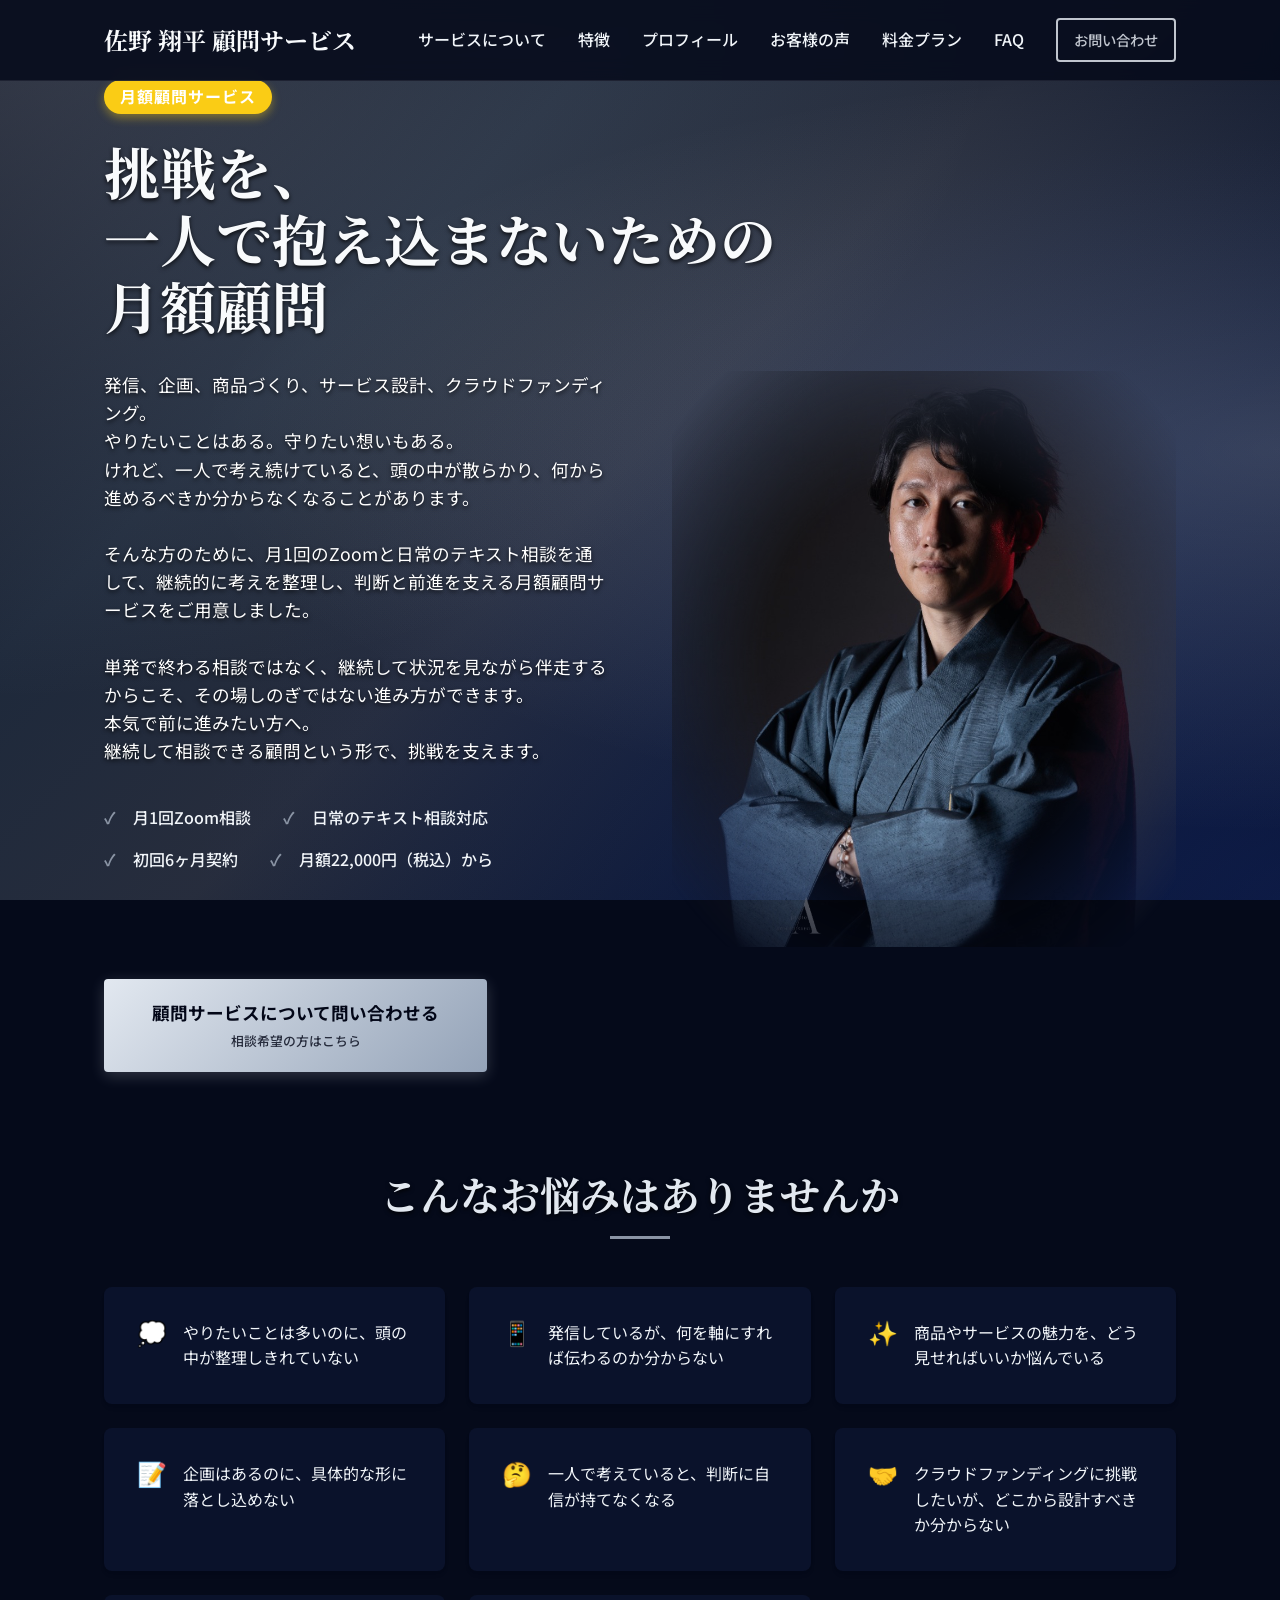
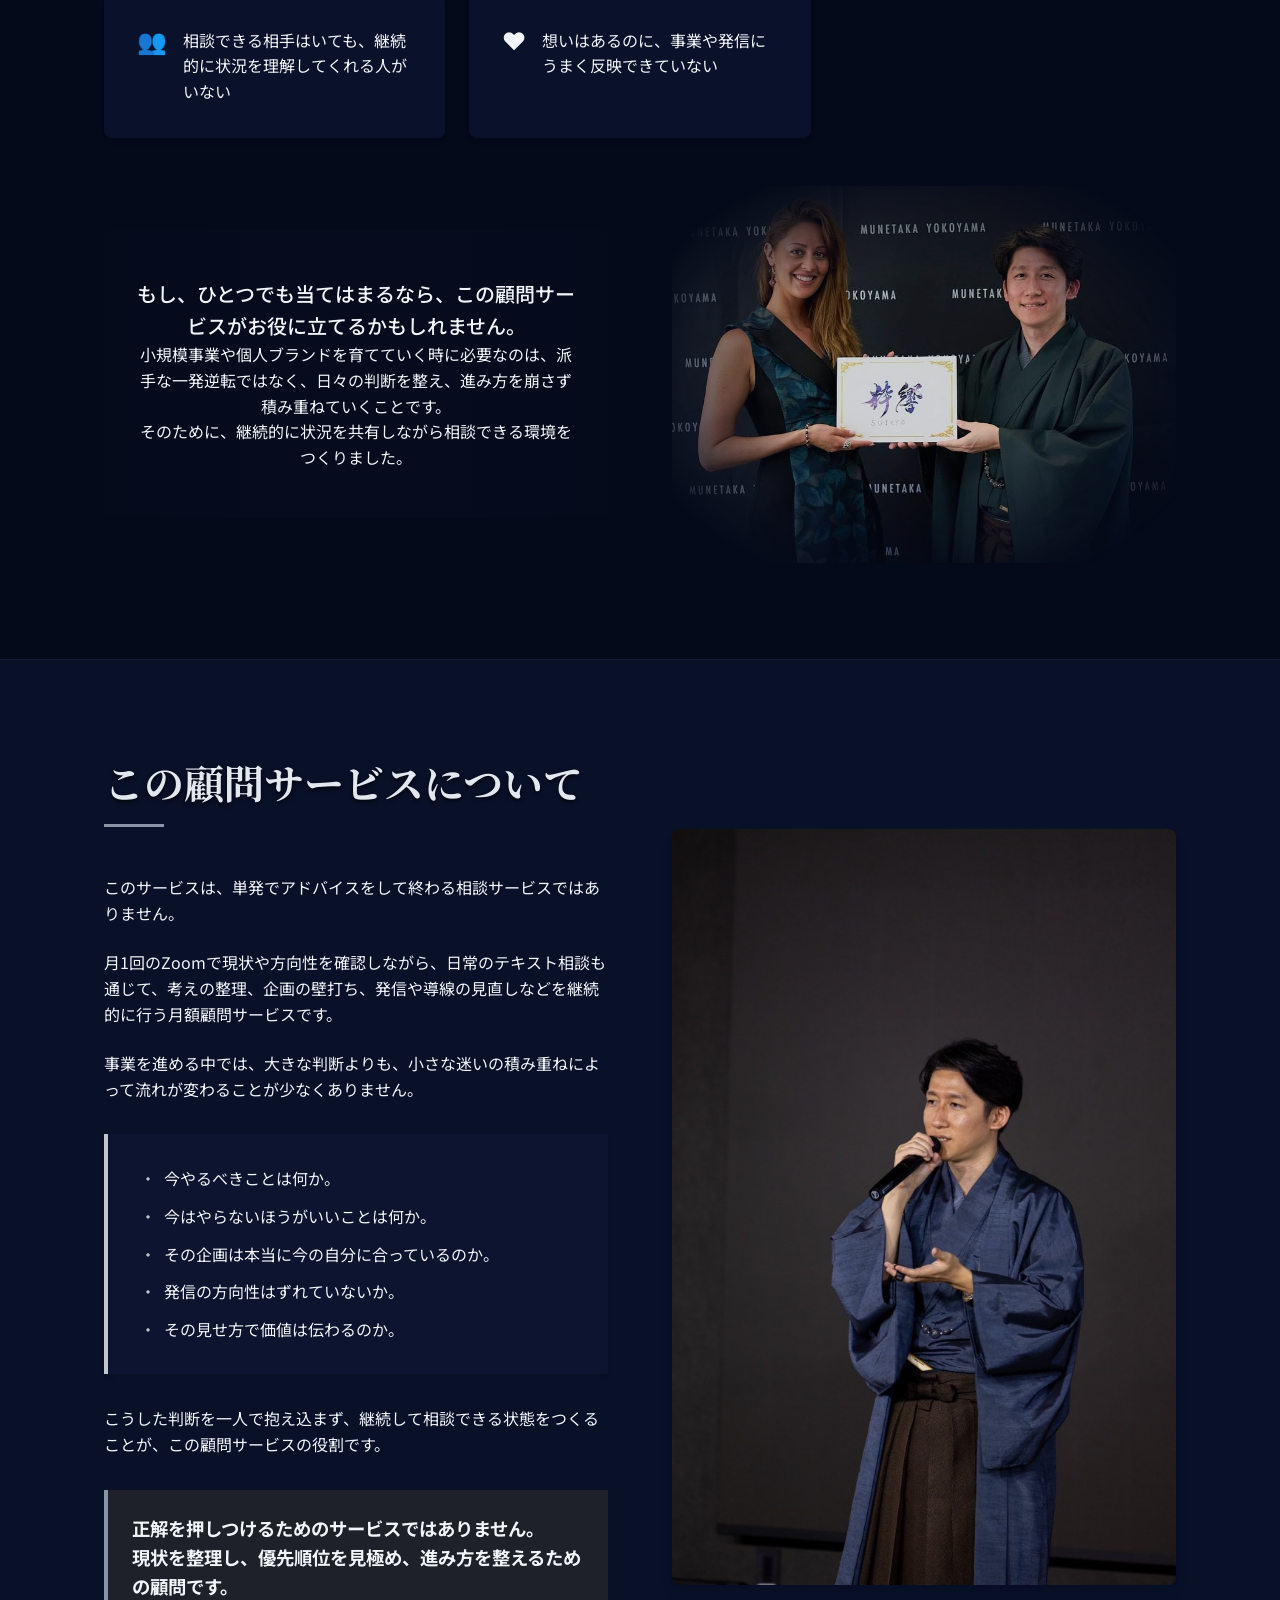
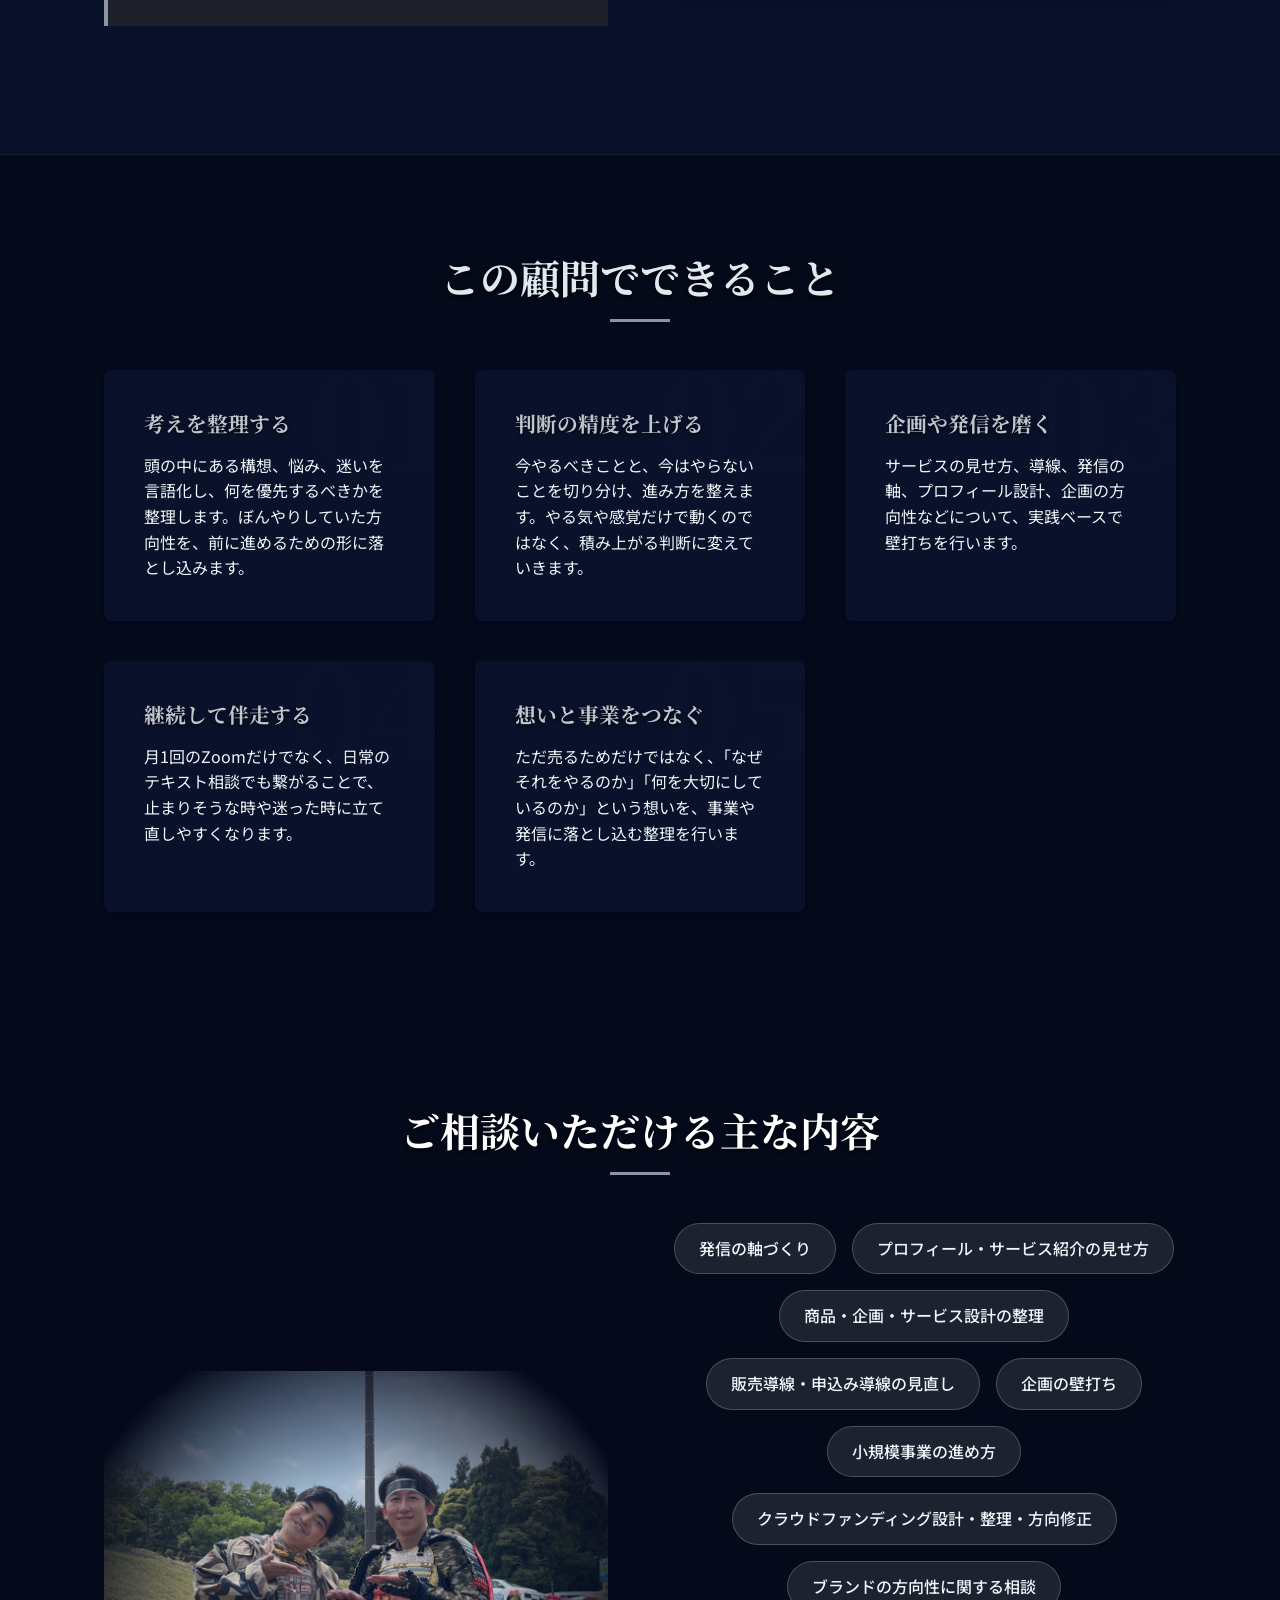
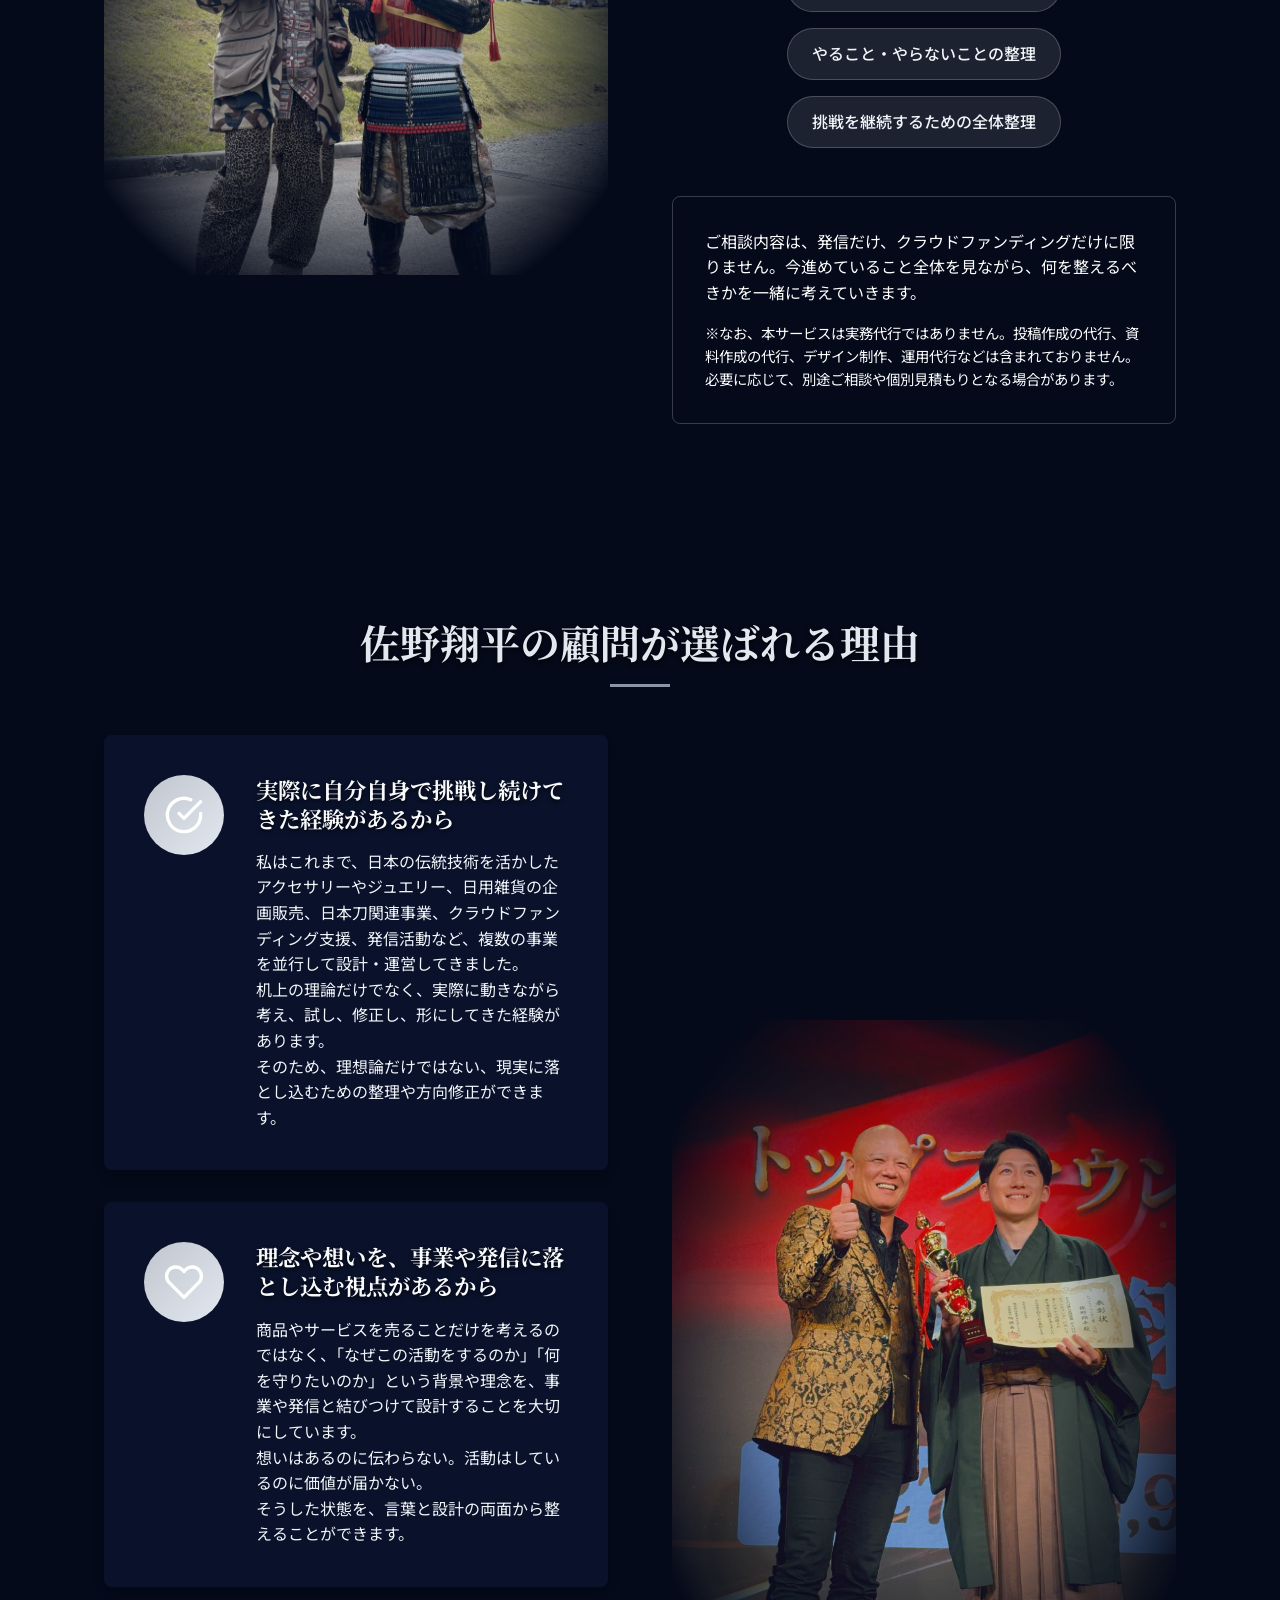
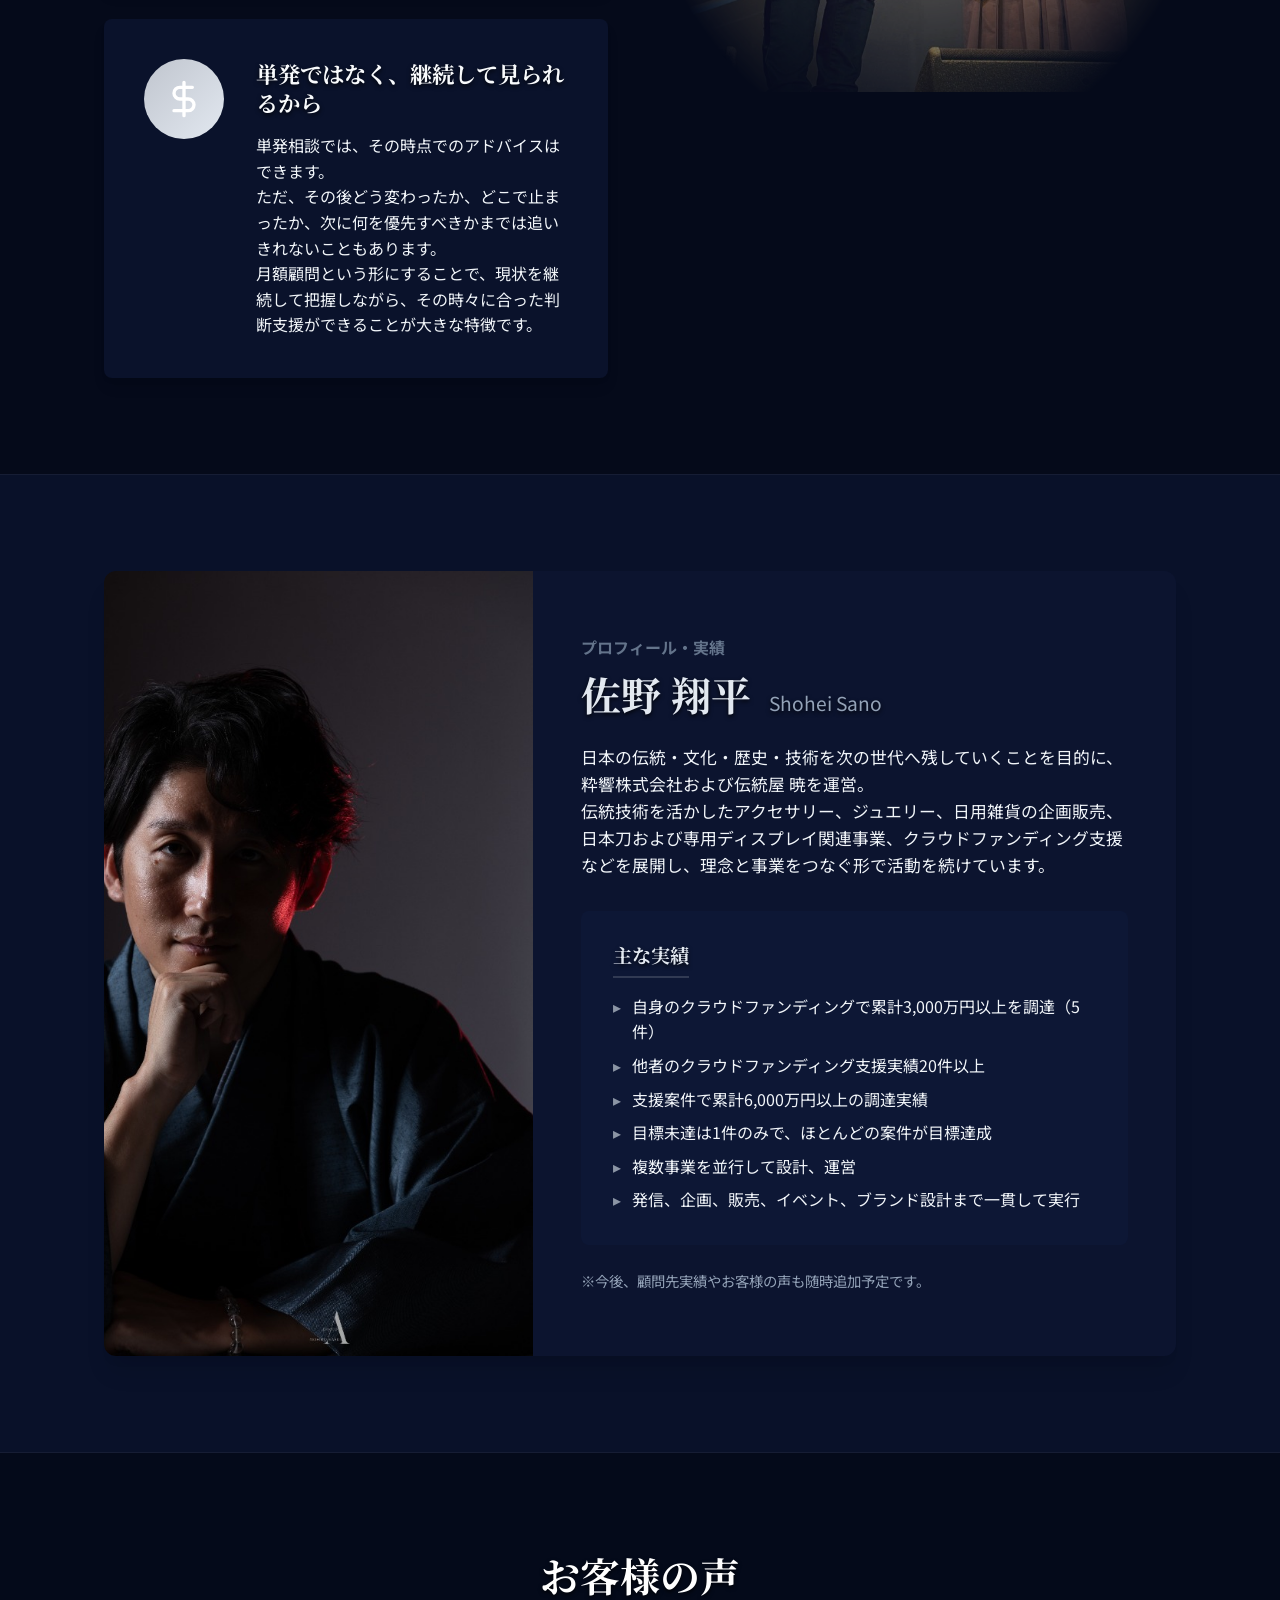
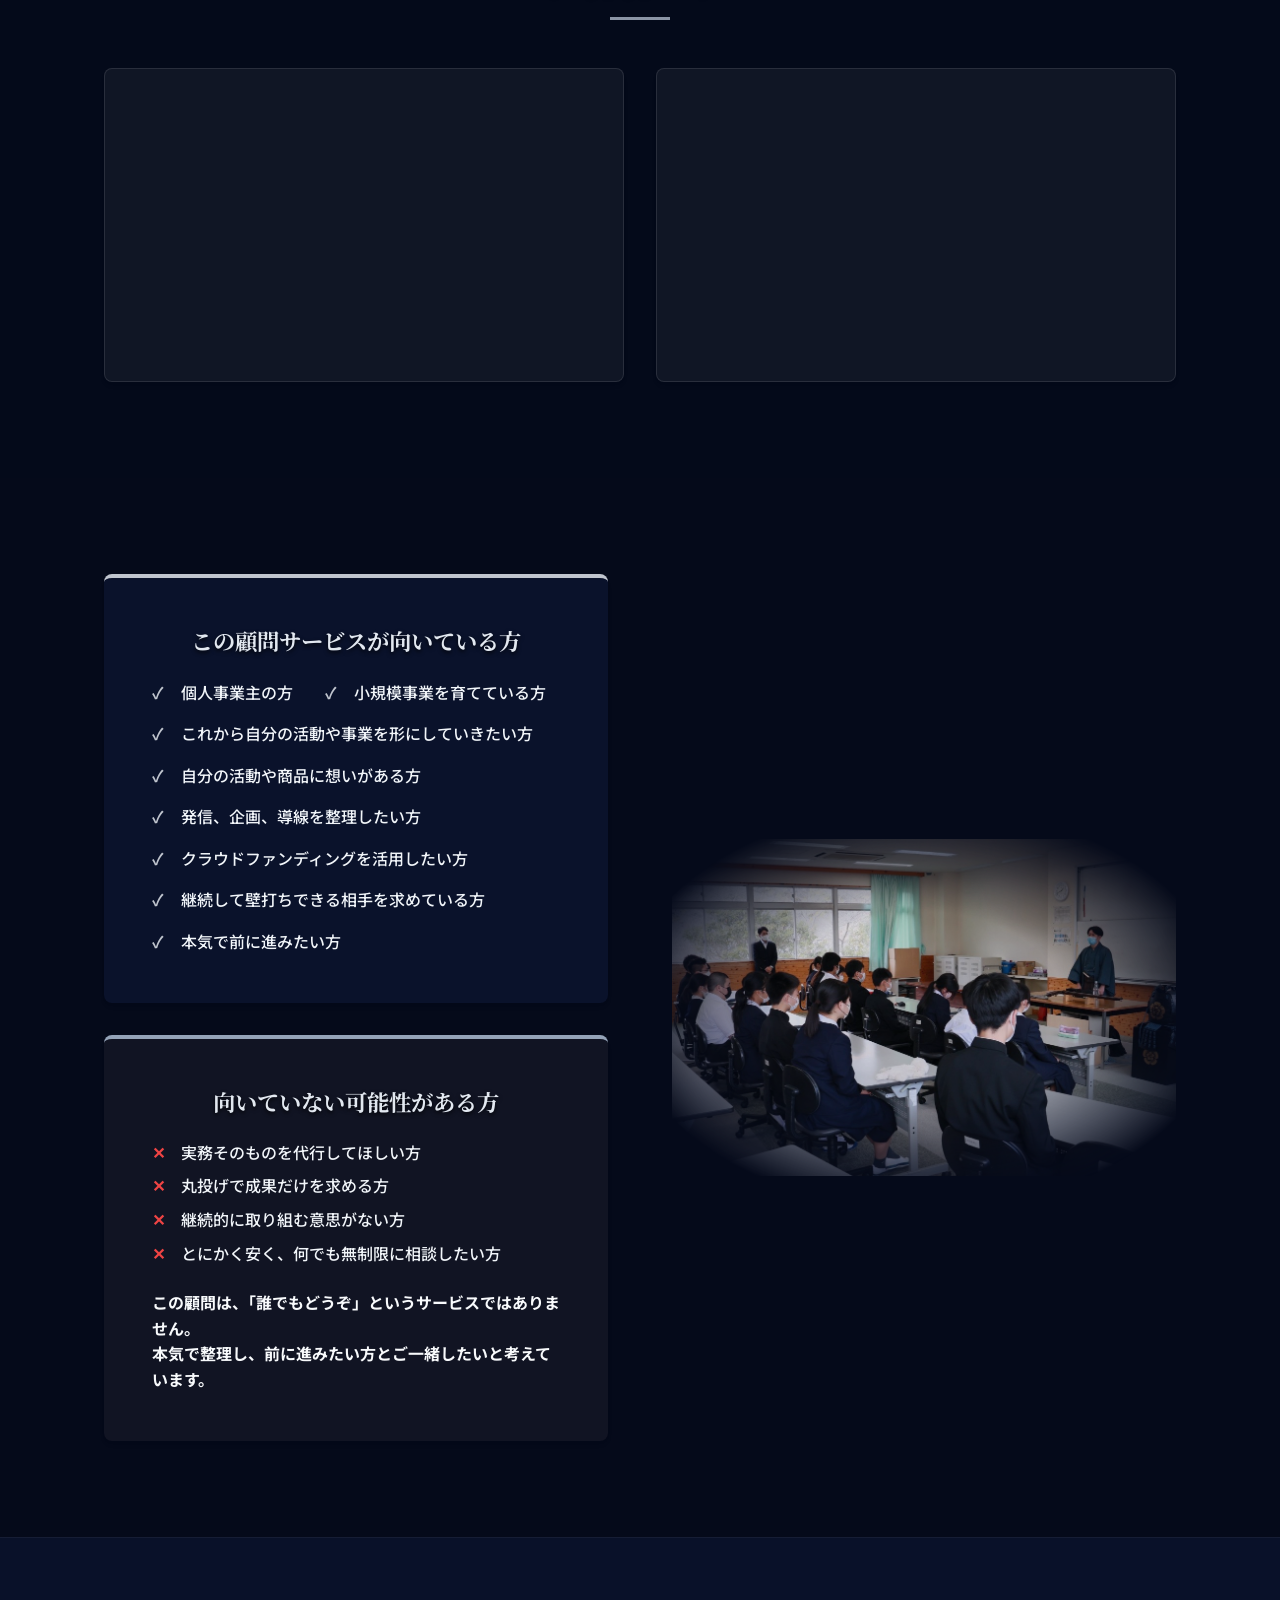
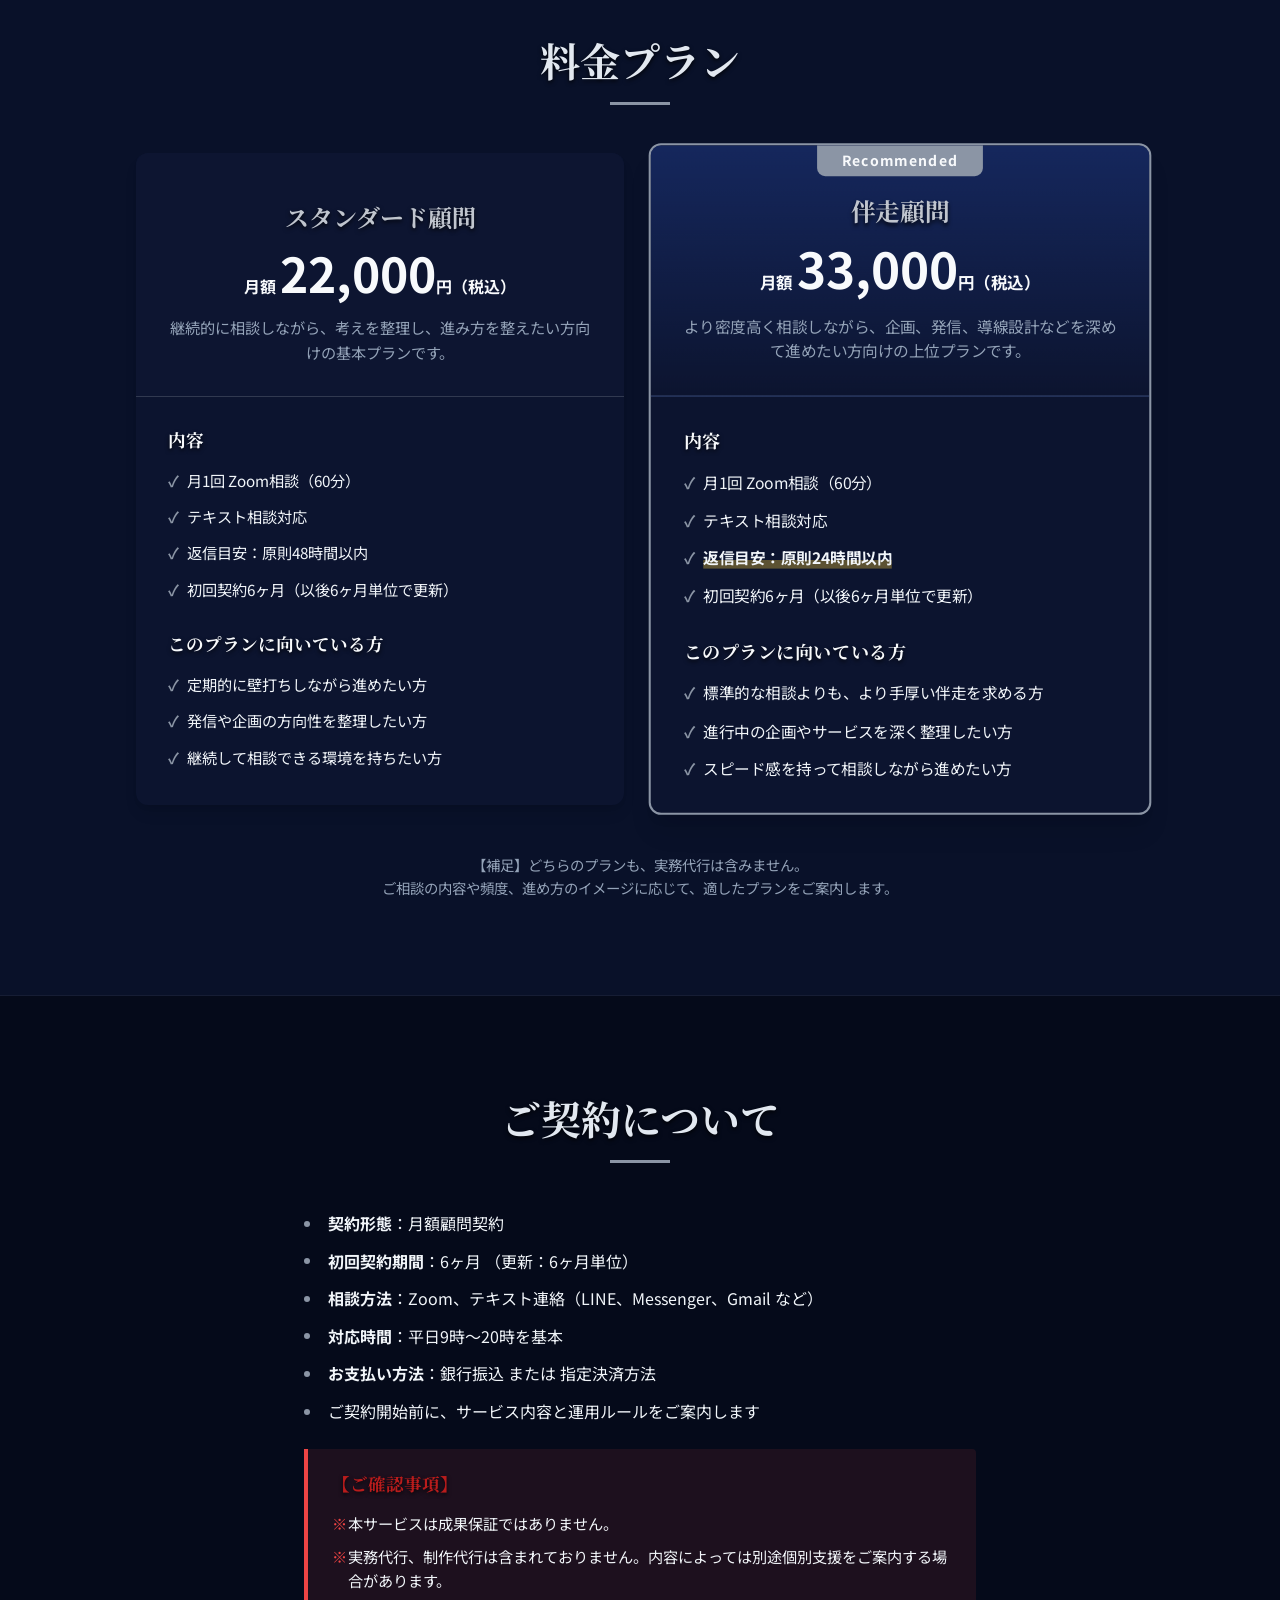
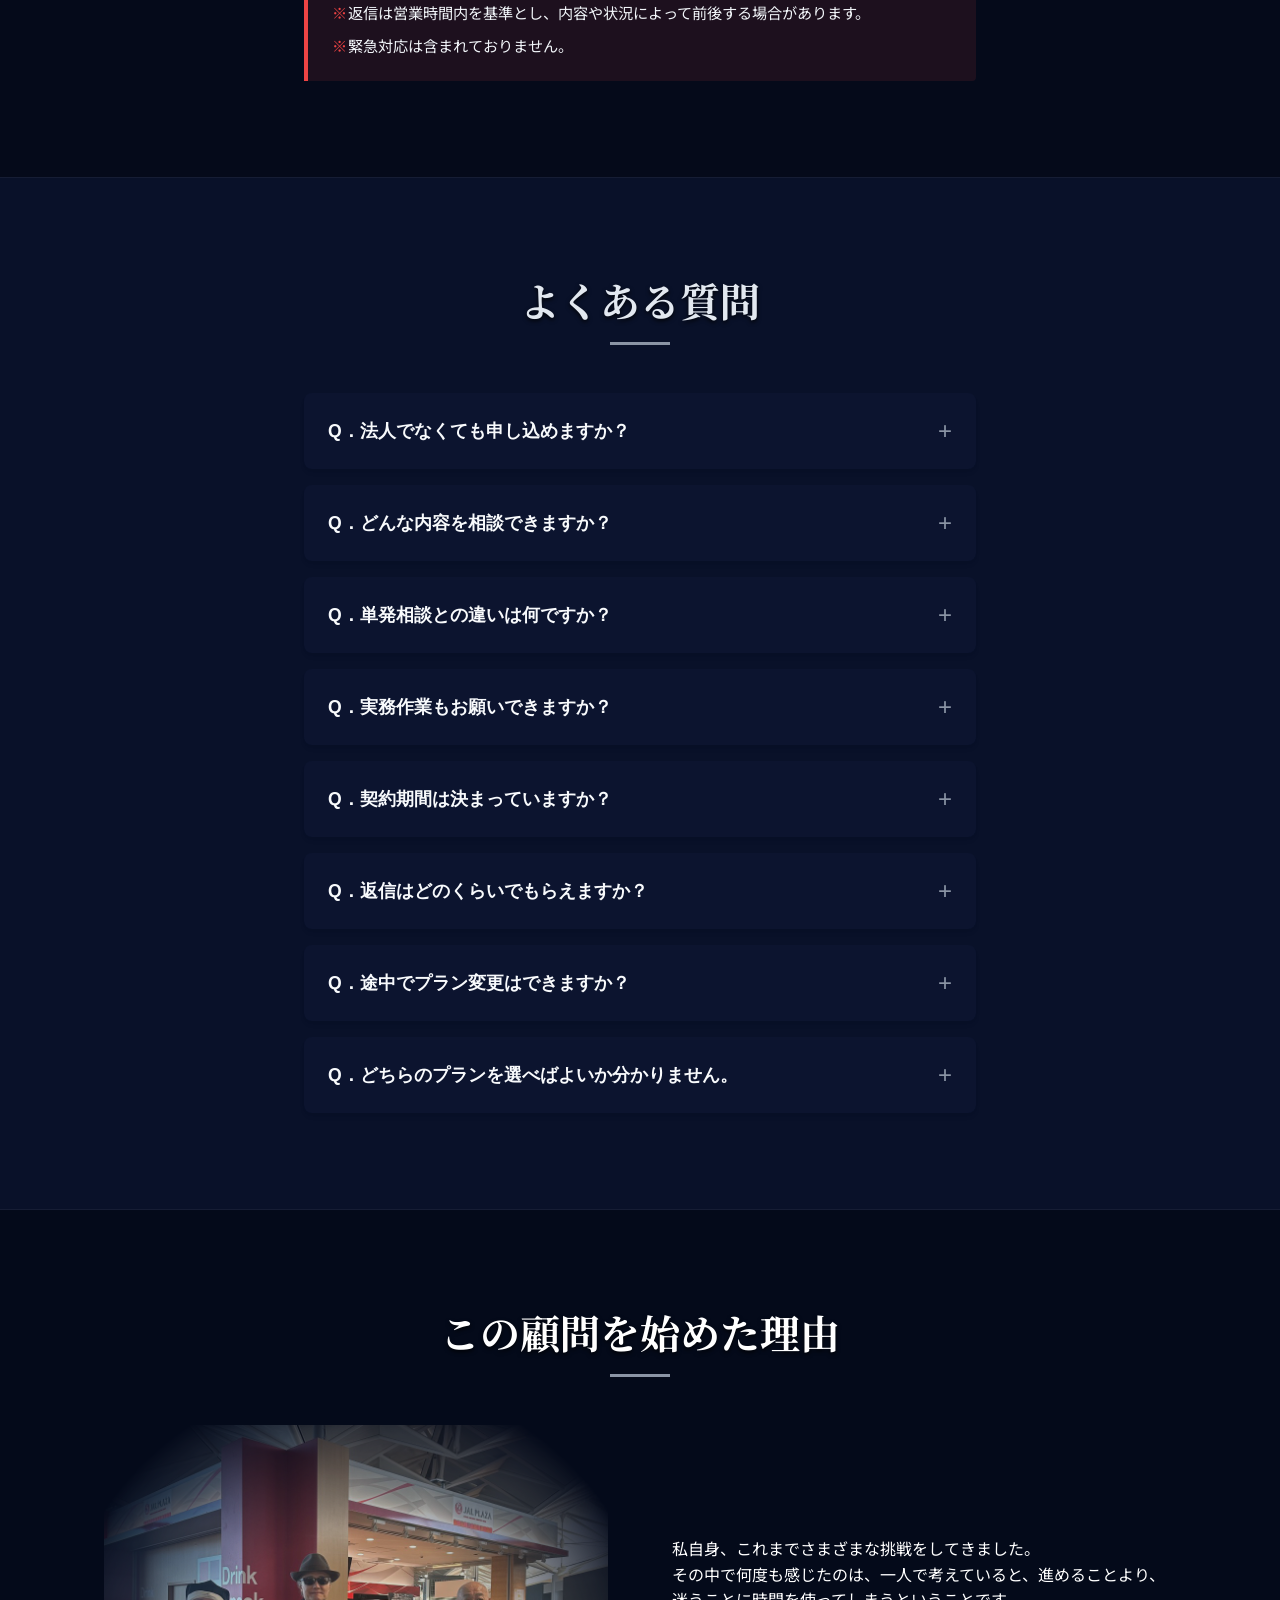
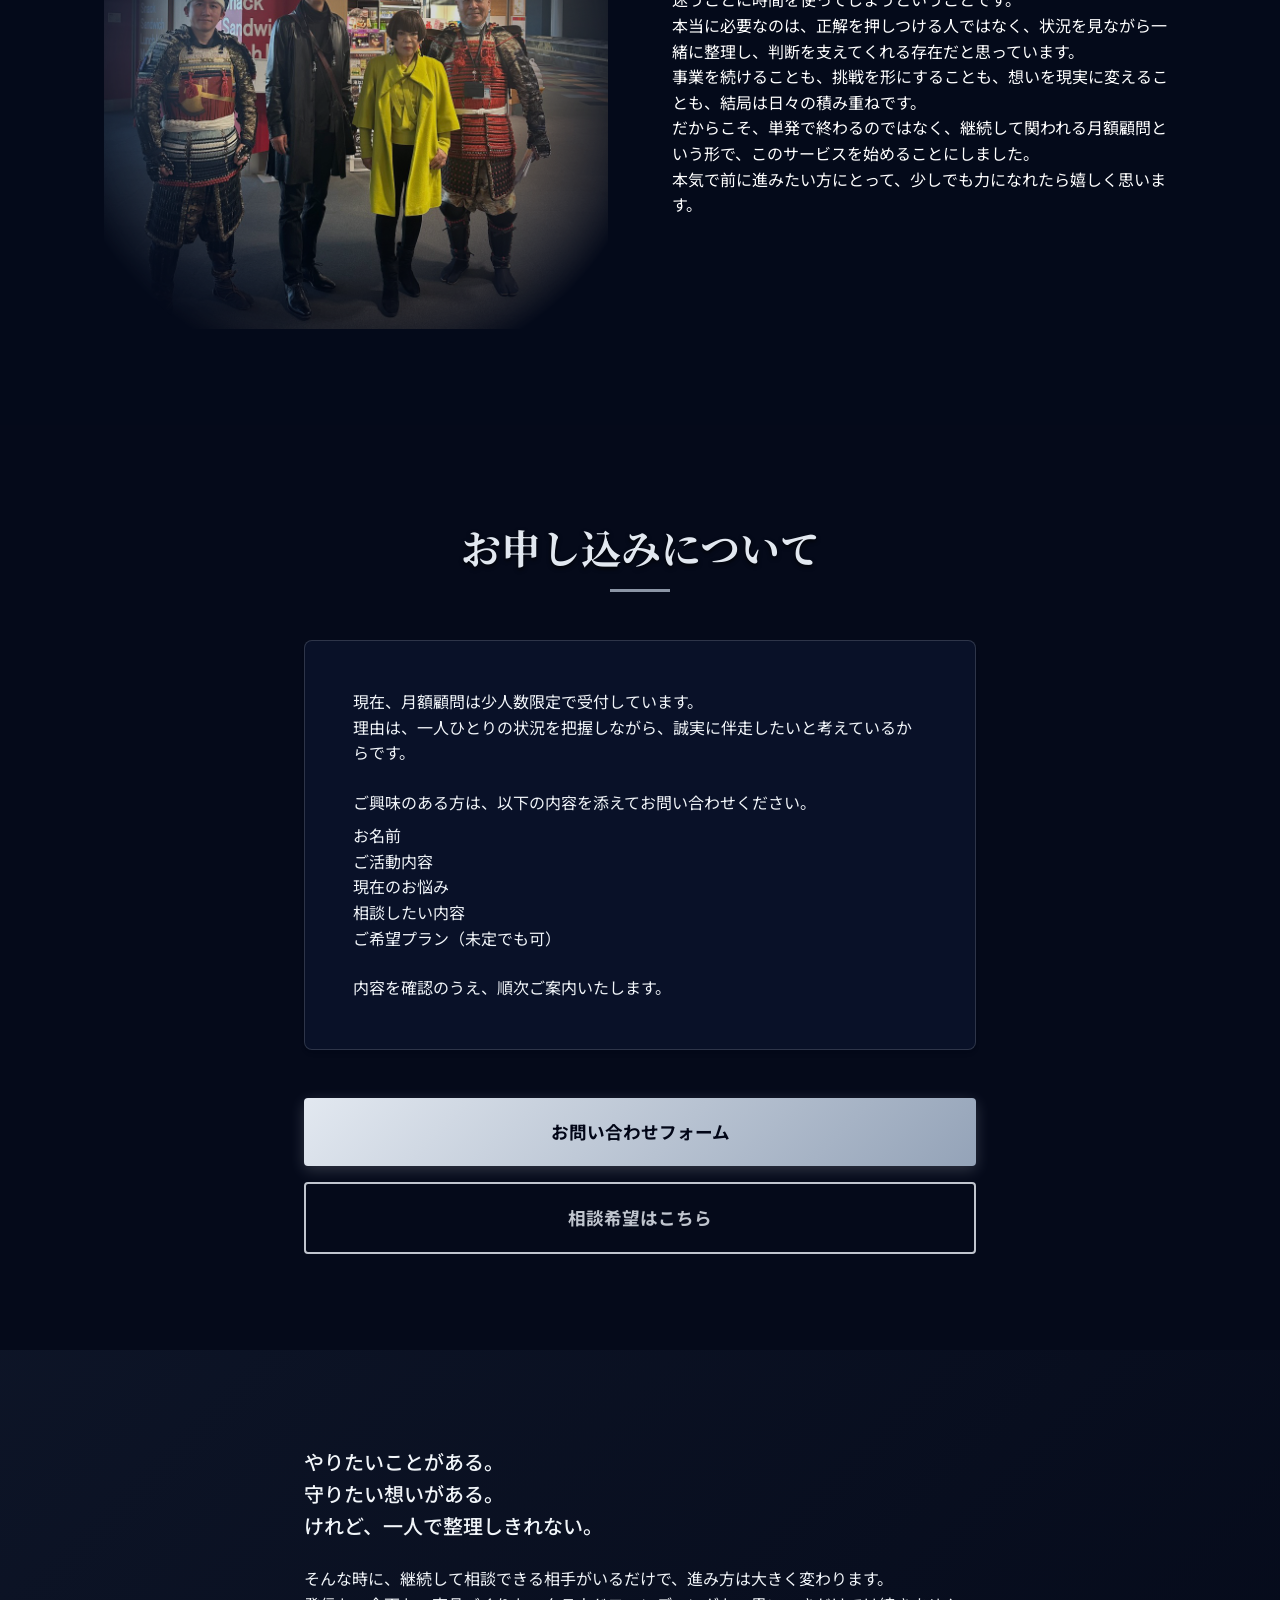
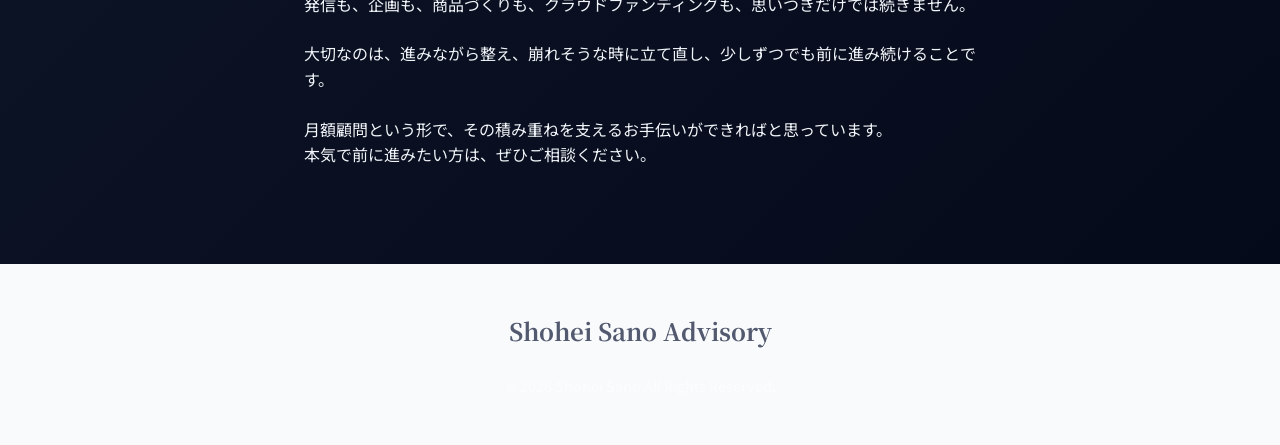
<file: index.html>
<!DOCTYPE html>
<html lang="ja">
<head>
    <meta charset="UTF-8">
    <meta name="viewport" content="width=device-width, initial-scale=1.0">
    <title>月額顧問サービス | 挑戦を、一人で抱え込まないために。 - 佐野翔平</title>
    <meta name="description" content="発信、企画、商品づくり、サービス設計、クラウドファンディング。一人で考え続けていると、頭の中が散らかり、何から進めるべきか分からなくなることがあります。日々の判断を整え、共に前に進むための月額顧問サービス。">
    
    <!-- OGP Settings -->
    <meta property="og:title" content="月額顧問サービス | 挑戦を、一人で抱え込まないために。 - 佐野翔平">
    <meta property="og:description" content="発信、企画、商品づくり、サービス設計、クラウドファンディング。一人で考え続けていると、頭の中が散らかり、何から進めるべきか分からなくなることがあります。日々の判断を整え、共に前に進むための月額顧問サービス。">
    <meta property="og:type" content="website">
    <meta property="og:url" content="https://bushi-bushi.github.io/advisory/">
    <meta property="og:image" content="https://bushi-bushi.github.io/advisory/img/eyecatch.jpg">
    <meta property="og:site_name" content="佐野翔平 顧問サービス">
    <meta name="twitter:card" content="summary_large_image">
    
    <!-- Favicon -->
    <link rel="icon" href="img/favicon.jpg">
    <link rel="apple-touch-icon" href="img/favicon.jpg">
    
    <!-- Google Fonts: Noto Sans JP & Shihou (or similar for Japanese elegance, we'll use Noto Serif JP for headings and Noto Sans JP for body) -->
    <link rel="preconnect" href="https://fonts.googleapis.com">
    <link rel="preconnect" href="https://fonts.gstatic.com" crossorigin>
    <link href="https://fonts.googleapis.com/css2?family=Noto+Sans+JP:wght@300;400;500;700&family=Noto+Serif+JP:wght@400;500;600;700&family=Inter:wght@400;600&display=swap" rel="stylesheet">
    
    <link rel="stylesheet" href="css/style.css">
</head>
<body>
    <header class="header" id="header">
        <div class="header-container">
            <div class="header-logo">
                <a href="#">佐野 翔平 顧問サービス</a>
            </div>
            <nav class="header-nav">
                <a href="#about" class="nav-link">サービスについて</a>
                <a href="#features" class="nav-link">特徴</a>
                <a href="#profile" class="nav-link">プロフィール</a>
                <a href="#testimonials" class="nav-link">お客様の声</a>
                <a href="#plans" class="nav-link">料金プラン</a>
                <a href="#faq" class="nav-link">FAQ</a>
                <a href="#contact" class="btn btn-sm btn-outline">お問い合わせ</a>
            </nav>
            <div class="mobile-menu-btn" id="mobile-menu-btn">
                <span></span>
                <span></span>
                <span></span>
            </div>
        </div>
    </header>

    <main>
        <!-- Hero Section -->
        <section class="hero">
            <div class="hero-bg"></div>
            <div class="container hero-container">
                <div class="hero-content" style="max-width: 100%;">
                    <span class="hero-label">月額顧問サービス</span>
                    <h1 class="hero-title">
                        挑戦を、<br>
                        一人で抱え込まないための<br>
                        月額顧問
                    </h1>
                    
                    <div class="split-layout" style="align-items: stretch; margin-bottom: 2rem;">
                        <div class="hero-text-body">
                            <p class="hero-desc" style="max-width: 100%;">
                                発信、企画、商品づくり、サービス設計、クラウドファンディング。<br>
                                やりたいことはある。守りたい想いもある。<br>
                                けれど、一人で考え続けていると、頭の中が散らかり、何から進めるべきか分からなくなることがあります。<br><br>
                                そんな方のために、月1回のZoomと日常のテキスト相談を通して、継続的に考えを整理し、判断と前進を支える月額顧問サービスをご用意しました。<br><br>
                                単発で終わる相談ではなく、継続して状況を見ながら伴走するからこそ、その場しのぎではない進み方ができます。<br>
                                本気で前に進みたい方へ。<br>
                                継続して相談できる顧問という形で、挑戦を支えます。
                            </p>
                            <div class="hero-sub" style="margin-bottom: 0;">
                                <ul class="check-list">
                                    <li>月1回Zoom相談</li>
                                    <li>日常のテキスト相談対応</li>
                                    <li>初回6ヶ月契約</li>
                                    <li>月額22,000円（税込）から</li>
                                </ul>
                            </div>
                        </div>
                        <div class="hero-image blend-img-wrapper" style="text-align: right; height: 100%;">
                            <img src="img/hero.jpg" alt="佐野翔平" class="image-blend" style="height: 100%; object-fit: cover; opacity: 0.95; -webkit-mask-image: radial-gradient(ellipse at center, rgba(0,0,0,1) 45%, rgba(0,0,0,0) 90%); mask-image: radial-gradient(ellipse at center, rgba(0,0,0,1) 45%, rgba(0,0,0,0) 90%);">
                        </div>
                    </div>
                    
                    <div class="cta-wrapper">
                        <a href="#contact" class="btn btn-primary btn-large">
                            <span class="btn-text">顧問サービスについて問い合わせる</span>
                            <span class="btn-subtext">相談希望の方はこちら</span>
                        </a>
                    </div>
                </div>
            </div>
        </section>

        <!-- Problems Section -->
        <section class="problems section-padding">
            <div class="container">
                <div class="section-header text-center">
                    <h2 class="section-title">こんなお悩みはありませんか</h2>
                    <div class="title-line"></div>
                </div>
                <div class="problems-grid">
                    <div class="problem-card">
                        <div class="problem-icon">💭</div>
                        <p>やりたいことは多いのに、頭の中が整理しきれていない</p>
                    </div>
                    <div class="problem-card">
                        <div class="problem-icon">📱</div>
                        <p>発信しているが、何を軸にすれば伝わるのか分からない</p>
                    </div>
                    <div class="problem-card">
                        <div class="problem-icon">✨</div>
                        <p>商品やサービスの魅力を、どう見せればいいか悩んでいる</p>
                    </div>
                    <div class="problem-card">
                        <div class="problem-icon">📝</div>
                        <p>企画はあるのに、具体的な形に落とし込めない</p>
                    </div>
                    <div class="problem-card">
                        <div class="problem-icon">🤔</div>
                        <p>一人で考えていると、判断に自信が持てなくなる</p>
                    </div>
                    <div class="problem-card">
                        <div class="problem-icon">🤝</div>
                        <p>クラウドファンディングに挑戦したいが、どこから設計すべきか分からない</p>
                    </div>
                    <div class="problem-card">
                        <div class="problem-icon">👥</div>
                        <p>相談できる相手はいても、継続的に状況を理解してくれる人がいない</p>
                    </div>
                    <div class="problem-card">
                        <div class="problem-icon">❤️</div>
                        <p>想いはあるのに、事業や発信にうまく反映できていない</p>
                    </div>
                </div>
                
                <div class="split-layout" style="align-items: center; margin-top: 3rem;">
                    <div class="problems-message text-left" style="margin: 0;">
                        <p class="lead-text">もし、ひとつでも当てはまるなら、この顧問サービスがお役に立てるかもしれません。</p>
                        <p>小規模事業や個人ブランドを育てていく時に必要なのは、派手な一発逆転ではなく、日々の判断を整え、進み方を崩さず積み重ねていくことです。<br>
                        そのために、継続的に状況を共有しながら相談できる環境をつくりました。</p>
                    </div>
                    <div class="blend-img-wrapper">
                        <img src="img/activity1.jpg" alt="活動風景" class="image-blend">
                    </div>
                </div>
            </div>
        </section>

        <!-- About Service -->
        <section id="about" class="about-service section-padding bg-light">
            <div class="container">
                <div class="split-layout">
                    <div class="split-content">
                        <h2 class="section-title">この顧問サービスについて</h2>
                        <div class="title-line left"></div>
                        <p class="mb-4">このサービスは、単発でアドバイスをして終わる相談サービスではありません。</p>
                        <p class="mb-4">月1回のZoomで現状や方向性を確認しながら、日常のテキスト相談も通じて、考えの整理、企画の壁打ち、発信や導線の見直しなどを継続的に行う月額顧問サービスです。</p>
                        <p class="mb-4">事業を進める中では、大きな判断よりも、小さな迷いの積み重ねによって流れが変わることが少なくありません。</p>
                        
                        <div class="questions-box">
                            <ul>
                                <li>今やるべきことは何か。</li>
                                <li>今はやらないほうがいいことは何か。</li>
                                <li>その企画は本当に今の自分に合っているのか。</li>
                                <li>発信の方向性はずれていないか。</li>
                                <li>その見せ方で価値は伝わるのか。</li>
                            </ul>
                        </div>
                        
                        <p class="mb-4">こうした判断を一人で抱え込まず、継続して相談できる状態をつくることが、この顧問サービスの役割です。</p>
                        <p class="highlight-text">正解を押しつけるためのサービスではありません。<br>現状を整理し、優先順位を見極め、進み方を整えるための顧問です。</p>
                    </div>
                    <div class="split-image-wrapper">
                        <img src="img/photo1.jpg" alt="佐野翔平" class="about-image">
                    </div>
                </div>
            </div>
        </section>

        <!-- What We Can Do -->
        <section id="features" class="can-do section-padding">
            <div class="container">
                <div class="section-header text-center">
                    <h2 class="section-title">この顧問でできること</h2>
                    <div class="title-line"></div>
                </div>
                
                <div class="features-grid">
                    <div class="feature-item">
                        <div class="feature-number">01</div>
                        <h3 class="feature-title">考えを整理する</h3>
                        <p>頭の中にある構想、悩み、迷いを言語化し、何を優先するべきかを整理します。ぼんやりしていた方向性を、前に進めるための形に落とし込みます。</p>
                    </div>
                    <div class="feature-item">
                        <div class="feature-number">02</div>
                        <h3 class="feature-title">判断の精度を上げる</h3>
                        <p>今やるべきことと、今はやらないことを切り分け、進み方を整えます。やる気や感覚だけで動くのではなく、積み上がる判断に変えていきます。</p>
                    </div>
                    <div class="feature-item">
                        <div class="feature-number">03</div>
                        <h3 class="feature-title">企画や発信を磨く</h3>
                        <p>サービスの見せ方、導線、発信の軸、プロフィール設計、企画の方向性などについて、実践ベースで壁打ちを行います。</p>
                    </div>
                    <div class="feature-item">
                        <div class="feature-number">04</div>
                        <h3 class="feature-title">継続して伴走する</h3>
                        <p>月1回のZoomだけでなく、日常のテキスト相談でも繋がることで、止まりそうな時や迷った時に立て直しやすくなります。</p>
                    </div>
                    <div class="feature-item">
                        <div class="feature-number">05</div>
                        <h3 class="feature-title">想いと事業をつなぐ</h3>
                        <p>ただ売るためだけではなく、「なぜそれをやるのか」「何を大切にしているのか」という想いを、事業や発信に落とし込む整理を行います。</p>
                    </div>
                </div>
            </div>
        </section>

        <!-- Consult Topics -->
        <section class="topics section-padding bg-dark text-white">
            <div class="container">
                <div class="section-header text-center">
                    <h2 class="section-title">ご相談いただける主な内容</h2>
                    <div class="title-line"></div>
                </div>
                
                <div class="split-layout" style="align-items: center;">
                    <div class="blend-img-wrapper">
                        <img src="img/activity3.jpg" alt="活動風景" class="image-blend">
                    </div>
                    <div>
                        <div class="topics-tags">
                            <span class="tag">発信の軸づくり</span>
                            <span class="tag">プロフィール・サービス紹介の見せ方</span>
                            <span class="tag">商品・企画・サービス設計の整理</span>
                            <span class="tag">販売導線・申込み導線の見直し</span>
                            <span class="tag">企画の壁打ち</span>
                            <span class="tag">小規模事業の進め方</span>
                            <span class="tag">クラウドファンディング設計・整理・方向修正</span>
                            <span class="tag">ブランドの方向性に関する相談</span>
                            <span class="tag">やること・やらないことの整理</span>
                            <span class="tag">挑戦を継続するための全体整理</span>
                        </div>
                        
                        <div class="topics-notice box-border text-left">
                            <p>ご相談内容は、発信だけ、クラウドファンディングだけに限りません。今進めていること全体を見ながら、何を整えるべきかを一緒に考えていきます。</p>
                            <p class="warning-text mt-3">※なお、本サービスは実務代行ではありません。投稿作成の代行、資料作成の代行、デザイン制作、運用代行などは含まれておりません。必要に応じて、別途ご相談や個別見積もりとなる場合があります。</p>
                        </div>
                    </div>
                </div>
            </div>
        </section>

        <!-- Why Choose -->
        <!-- Why Choose -->
        <section class="why-choose section-padding">
            <div class="container">
                <div class="section-header text-center">
                    <h2 class="section-title">佐野翔平の顧問が選ばれる理由</h2>
                    <div class="title-line mx-auto"></div>
                </div>
                
                <div class="split-layout" style="align-items: center;">
                    <div class="reasons-list">
                    <div class="reason-card">
                        <div class="reason-icon">
                            <svg width="40" height="40" viewBox="0 0 24 24" fill="none" stroke="currentColor" stroke-width="2" stroke-linecap="round" stroke-linejoin="round"><path d="M22 11.08V12a10 10 0 1 1-5.93-9.14"></path><polyline points="22 4 12 14.01 9 11.01"></polyline></svg>
                        </div>
                        <div class="reason-content">
                            <h3 class="reason-title">実際に自分自身で挑戦し続けてきた経験があるから</h3>
                            <p>私はこれまで、日本の伝統技術を活かしたアクセサリーやジュエリー、日用雑貨の企画販売、日本刀関連事業、クラウドファンディング支援、発信活動など、複数の事業を並行して設計・運営してきました。<br>机上の理論だけでなく、実際に動きながら考え、試し、修正し、形にしてきた経験があります。<br>そのため、理想論だけではない、現実に落とし込むための整理や方向修正ができます。</p>
                        </div>
                    </div>
                    
                    <div class="reason-card">
                        <div class="reason-icon">
                            <svg width="40" height="40" viewBox="0 0 24 24" fill="none" stroke="currentColor" stroke-width="2" stroke-linecap="round" stroke-linejoin="round"><path d="M20.84 4.61a5.5 5.5 0 0 0-7.78 0L12 5.67l-1.06-1.06a5.5 5.5 0 0 0-7.78 7.78l1.06 1.06L12 21.23l7.78-7.78 1.06-1.06a5.5 5.5 0 0 0 0-7.78z"></path></svg>
                        </div>
                        <div class="reason-content">
                            <h3 class="reason-title">理念や想いを、事業や発信に落とし込む視点があるから</h3>
                            <p>商品やサービスを売ることだけを考えるのではなく、「なぜこの活動をするのか」「何を守りたいのか」という背景や理念を、事業や発信と結びつけて設計することを大切にしています。<br>想いはあるのに伝わらない。活動はしているのに価値が届かない。<br>そうした状態を、言葉と設計の両面から整えることができます。</p>
                        </div>
                    </div>
                    
                    <div class="reason-card">
                        <div class="reason-icon">
                            <svg width="40" height="40" viewBox="0 0 24 24" fill="none" stroke="currentColor" stroke-width="2" stroke-linecap="round" stroke-linejoin="round"><path d="M12 2v20M17 5H9.5a3.5 3.5 0 0 0 0 7h5a3.5 3.5 0 0 1 0 7H6"></path></svg>
                        </div>
                        <div class="reason-content">
                            <h3 class="reason-title">単発ではなく、継続して見られるから</h3>
                            <p>単発相談では、その時点でのアドバイスはできます。<br>ただ、その後どう変わったか、どこで止まったか、次に何を優先すべきかまでは追いきれないこともあります。<br>月額顧問という形にすることで、現状を継続して把握しながら、その時々に合った判断支援ができることが大きな特徴です。</p>
                        </div>
                    </div>
                    </div>
                    <div class="blend-img-wrapper">
                        <img src="img/activity2.jpg" alt="活動風景" class="image-blend">
                    </div>
                </div>
            </div>
        </section>

        <!-- Profile -->
        <section id="profile" class="profile section-padding bg-light">
            <div class="container">
                <div class="profile-card">
                    <div class="profile-image">
                        <img src="img/photo2.jpg" alt="佐野翔平 プロフィール画像" class="profile-img">
                    </div>
                    <div class="profile-info">
                        <span class="profile-label">プロフィール・実績</span>
                        <h2 class="profile-name">佐野 翔平 <span>Shohei Sano</span></h2>
                        <p class="profile-bio">
                            日本の伝統・文化・歴史・技術を次の世代へ残していくことを目的に、粋響株式会社および伝統屋 暁を運営。<br>
                            伝統技術を活かしたアクセサリー、ジュエリー、日用雑貨の企画販売、日本刀および専用ディスプレイ関連事業、クラウドファンディング支援などを展開し、理念と事業をつなぐ形で活動を続けています。
                        </p>
                        
                        <div class="achievements">
                            <h3>主な実績</h3>
                            <ul>
                                <li>自身のクラウドファンディングで累計3,000万円以上を調達（5件）</li>
                                <li>他者のクラウドファンディング支援実績20件以上</li>
                                <li>支援案件で累計6,000万円以上の調達実績</li>
                                <li>目標未達は1件のみで、ほとんどの案件が目標達成</li>
                                <li>複数事業を並行して設計、運営</li>
                                <li>発信、企画、販売、イベント、ブランド設計まで一貫して実行</li>
                            </ul>
                        </div>
                        <p class="future-notice">※今後、顧問先実績やお客様の声も随時追加予定です。</p>
                    </div>
                </div>
            </div>
        </section>

        <!-- Client Testimonials -->
        <section id="testimonials" class="testimonials section-padding bg-dark text-white">
            <div class="container container-sm">
                <div class="section-header text-center">
                    <h2 class="section-title">お客様の声</h2>
                    <div class="title-line mx-auto"></div>
                </div>
            </div>
            <div class="container">    
                <div class="video-grid">
                    <!-- Client 1 (Genkiさん) -->
                    <div class="video-card">
                        <iframe class="w-100 rounded shadow-sm" style="aspect-ratio: 16/9;" src="https://www.youtube.com/embed/5LgU85bFla8" title="YouTube video player" frameborder="0" allow="accelerometer; autoplay; clipboard-write; encrypted-media; gyroscope; picture-in-picture; web-share" referrerpolicy="strict-origin-when-cross-origin" allowfullscreen></iframe>
                    </div>

                    <!-- Client 2 (Hikaruさん) -->
                    <div class="video-card">
                        <iframe class="w-100 rounded shadow-sm" style="aspect-ratio: 16/9;" src="https://www.youtube.com/embed/2arol-thTgc" title="YouTube video player" frameborder="0" allow="accelerometer; autoplay; clipboard-write; encrypted-media; gyroscope; picture-in-picture; web-share" referrerpolicy="strict-origin-when-cross-origin" allowfullscreen></iframe>
                    </div>
                </div>
            </div>
        </section>

        <!-- Target Audience -->
        <section class="target-audience section-padding">
            <div class="container">
                <div class="split-layout" style="align-items: center;">
                    <div class="target-grid" style="grid-template-columns: 1fr; gap: 2rem;">
                    <div class="target-box good-fit">
                        <h3 class="target-title">この顧問サービスが向いている方</h3>
                        <ul class="check-list dark-check">
                            <li>個人事業主の方</li>
                            <li>小規模事業を育てている方</li>
                            <li>これから自分の活動や事業を形にしていきたい方</li>
                            <li>自分の活動や商品に想いがある方</li>
                            <li>発信、企画、導線を整理したい方</li>
                            <li>クラウドファンディングを活用したい方</li>
                            <li>継続して壁打ちできる相手を求めている方</li>
                            <li>本気で前に進みたい方</li>
                        </ul>
                    </div>
                    <div class="target-box bad-fit">
                        <h3 class="target-title">向いていない可能性がある方</h3>
                        <ul class="cross-list">
                            <li>実務そのものを代行してほしい方</li>
                            <li>丸投げで成果だけを求める方</li>
                            <li>継続的に取り組む意思がない方</li>
                            <li>とにかく安く、何でも無制限に相談したい方</li>
                        </ul>
                        <p class="mt-4 strong-text">この顧問は、「誰でもどうぞ」というサービスではありません。<br>本気で整理し、前に進みたい方とご一緒したいと考えています。</p>
                    </div>
                </div>
                    <div class="blend-img-wrapper">
                        <img src="img/activity4.jpg" alt="活動風景" class="image-blend">
                    </div>
                </div>
            </div>
        </section>

        <!-- Pricing Plans -->
        <section id="plans" class="pricing section-padding bg-light">
            <div class="container">
                <div class="section-header text-center">
                    <h2 class="section-title">料金プラン</h2>
                    <div class="title-line"></div>
                </div>
                
                <div class="pricing-grid">
                    <!-- Standard Plan -->
                    <div class="pricing-card">
                        <div class="plan-header">
                            <h3 class="plan-name">スタンダード顧問</h3>
                            <div class="plan-price">月額 <span class="price-num">22,000</span><span class="price-unit">円（税込）</span></div>
                            <p class="plan-desc">継続的に相談しながら、考えを整理し、進み方を整えたい方向けの基本プランです。</p>
                        </div>
                        <div class="plan-body">
                            <div class="plan-section">
                                <h4>内容</h4>
                                <ul>
                                    <li>月1回 Zoom相談（60分）</li>
                                    <li>テキスト相談対応</li>
                                    <li>返信目安：原則48時間以内</li>
                                    <li>初回契約6ヶ月（以後6ヶ月単位で更新）</li>
                                </ul>
                            </div>
                            <div class="plan-section">
                                <h4>このプランに向いている方</h4>
                                <ul>
                                    <li>定期的に壁打ちしながら進めたい方</li>
                                    <li>発信や企画の方向性を整理したい方</li>
                                    <li>継続して相談できる環境を持ちたい方</li>
                                </ul>
                            </div>
                        </div>
                    </div>

                    <!-- Premium Plan -->
                    <div class="pricing-card premium">
                        <div class="recommend-badge">Recommended</div>
                        <div class="plan-header">
                            <h3 class="plan-name">伴走顧問</h3>
                            <div class="plan-price">月額 <span class="price-num">33,000</span><span class="price-unit">円（税込）</span></div>
                            <p class="plan-desc">より密度高く相談しながら、企画、発信、導線設計などを深めて進めたい方向けの上位プランです。</p>
                        </div>
                        <div class="plan-body">
                            <div class="plan-section">
                                <h4>内容</h4>
                                <ul>
                                    <li>月1回 Zoom相談（60分）</li>
                                    <li>テキスト相談対応</li>
                                    <li><span class="highlight-inline">返信目安：原則24時間以内</span></li>
                                    <li>初回契約6ヶ月（以後6ヶ月単位で更新）</li>
                                </ul>
                            </div>
                            <div class="plan-section">
                                <h4>このプランに向いている方</h4>
                                <ul>
                                    <li>標準的な相談よりも、より手厚い伴走を求める方</li>
                                    <li>進行中の企画やサービスを深く整理したい方</li>
                                    <li>スピード感を持って相談しながら進めたい方</li>
                                </ul>
                            </div>
                        </div>
                    </div>
                </div>
                
                <div class="pricing-note text-center mt-5">
                    <p>【補足】どちらのプランも、実務代行は含みません。<br>ご相談の内容や頻度、進め方のイメージに応じて、適したプランをご案内します。</p>
                </div>
            </div>
        </section>

        <!-- Terms -->
        <section class="terms section-padding text-center">
            <div class="container container-sm">
                <h2 class="section-title">ご契約について</h2>
                <div class="title-line mx-auto"></div>
                
                <div class="terms-content text-left mt-5">
                    <ul class="bullet-list">
                        <li><strong>契約形態</strong>：月額顧問契約</li>
                        <li><strong>初回契約期間</strong>：6ヶ月 （更新：6ヶ月単位）</li>
                        <li><strong>相談方法</strong>：Zoom、テキスト連絡（LINE、Messenger、Gmail など）</li>
                        <li><strong>対応時間</strong>：平日9時〜20時を基本</li>
                        <li><strong>お支払い方法</strong>：銀行振込 または 指定決済方法</li>
                        <li>ご契約開始前に、サービス内容と運用ルールをご案内します</li>
                    </ul>
                    
                    <div class="caution-box mt-4">
                        <h4>【ご確認事項】</h4>
                        <ul>
                            <li>本サービスは成果保証ではありません。</li>
                            <li>実務代行、制作代行は含まれておりません。内容によっては別途個別支援をご案内する場合があります。</li>
                            <li>返信は営業時間内を基準とし、内容や状況によって前後する場合があります。</li>
                            <li>緊急対応は含まれておりません。</li>
                        </ul>
                    </div>
                </div>
            </div>
        </section>

        <!-- FAQ -->
        <section id="faq" class="faq section-padding bg-light">
            <div class="container container-sm">
                <div class="section-header text-center">
                    <h2 class="section-title">よくある質問</h2>
                    <div class="title-line mx-auto"></div>
                </div>
                
                <div class="accordion" id="faqAccordion">
                    <div class="accordion-item">
                        <button class="accordion-header">Q．法人でなくても申し込めますか？</button>
                        <div class="accordion-content">
                            <p>はい。個人事業主の方や、これから事業を育てていきたい方もお申し込みいただけます。</p>
                        </div>
                    </div>
                    <div class="accordion-item">
                        <button class="accordion-header">Q．どんな内容を相談できますか？</button>
                        <div class="accordion-content">
                            <p>発信、企画整理、商品やサービスの見せ方、導線設計、クラウドファンディング、ブランドの方向性など、事業全体の整理や壁打ちをご相談いただけます。</p>
                        </div>
                    </div>
                    <div class="accordion-item">
                        <button class="accordion-header">Q．単発相談との違いは何ですか？</button>
                        <div class="accordion-content">
                            <p>単発相談は、その場でのアドバイスが中心になります。月額顧問では、継続的に状況を把握しながら相談を進められるため、より実行に結びつきやすいのが特徴です。</p>
                        </div>
                    </div>
                    <div class="accordion-item">
                        <button class="accordion-header">Q．実務作業もお願いできますか？</button>
                        <div class="accordion-content">
                            <p>本顧問サービスには、実務代行は含まれておりません。必要に応じて、別途ご相談となります。</p>
                        </div>
                    </div>
                    <div class="accordion-item">
                        <button class="accordion-header">Q．契約期間は決まっていますか？</button>
                        <div class="accordion-content">
                            <p>はい。初回契約は6ヶ月です。その後は6ヶ月単位で更新となります。</p>
                        </div>
                    </div>
                    <div class="accordion-item">
                        <button class="accordion-header">Q．返信はどのくらいでもらえますか？</button>
                        <div class="accordion-content">
                            <p>スタンダード顧問は原則48時間以内、伴走顧問は原則24時間以内を目安にご返信します。状況により前後する場合があります。</p>
                        </div>
                    </div>
                    <div class="accordion-item">
                        <button class="accordion-header">Q．途中でプラン変更はできますか？</button>
                        <div class="accordion-content">
                            <p>状況に応じてご相談可能です。タイミングや条件については個別にご案内します。</p>
                        </div>
                    </div>
                    <div class="accordion-item">
                        <button class="accordion-header">Q．どちらのプランを選べばよいか分かりません。</button>
                        <div class="accordion-content">
                            <p>現在の状況や相談したい内容に応じてご案内します。まずはお気軽にお問い合わせください。</p>
                        </div>
                    </div>
                </div>
            </div>
        </section>

        <!-- Message/Why -->
        <!-- Message/Why -->
        <section class="message section-padding bg-dark text-white text-center">
            <div class="container">
                <h2 class="section-title">この顧問を始めた理由</h2>
                <div class="title-line mx-auto"></div>
                
                <div class="split-layout" style="align-items: center; margin-top: 3rem;">
                    <div class="blend-img-wrapper">
                        <img src="img/activity5.jpg" alt="活動風景" class="image-blend">
                    </div>
                    <div class="message-content text-left mt-0">
                        <p>私自身、これまでさまざまな挑戦をしてきました。</p>
                        <p>その中で何度も感じたのは、一人で考えていると、進めることより、迷うことに時間を使ってしまうということです。</p>
                        <p>本当に必要なのは、正解を押しつける人ではなく、状況を見ながら一緒に整理し、判断を支えてくれる存在だと思っています。</p>
                        <p>事業を続けることも、挑戦を形にすることも、想いを現実に変えることも、結局は日々の積み重ねです。</p>
                        <p>だからこそ、単発で終わるのではなく、継続して関われる月額顧問という形で、このサービスを始めることにしました。</p>
                        <p>本気で前に進みたい方にとって、少しでも力になれたら嬉しく思います。</p>
                    </div>
                </div>
            </div>
        </section>

        <!-- Contact/Application -->
        <section id="contact" class="contact section-padding text-center">
            <div class="container container-sm">
                <h2 class="section-title">お申し込みについて</h2>
                <div class="title-line mx-auto"></div>
                
                <div class="contact-box mt-5 text-left">
                    <p>現在、月額顧問は少人数限定で受付しています。<br>理由は、一人ひとりの状況を把握しながら、誠実に伴走したいと考えているからです。</p>
                    <p class="mt-4">ご興味のある方は、以下の内容を添えてお問い合わせください。</p>
                    <ul class="mt-2 mb-4">
                        <li>お名前</li>
                        <li>ご活動内容</li>
                        <li>現在のお悩み</li>
                        <li>相談したい内容</li>
                        <li>ご希望プラン（未定でも可）</li>
                    </ul>
                    <p>内容を確認のうえ、順次ご案内いたします。</p>
                </div>
                
                <div class="cta-actions mt-5">
                    <a href="#" class="btn btn-primary btn-large w-100 mb-3">
                        <span class="btn-text">お問い合わせフォーム</span>
                    </a>
                    <a href="#" class="btn btn-outline btn-large w-100">
                        <span class="btn-text">相談希望はこちら</span>
                    </a>
                </div>
            </div>
        </section>

        <!-- Closing Message -->
        <section class="closing section-padding">
            <div class="container container-sm text-center">
                <div class="closing-text text-left">
                    <p class="lead-text fw-bold">やりたいことがある。<br>守りたい想いがある。<br>けれど、一人で整理しきれない。</p>
                    <p class="mt-4">そんな時に、継続して相談できる相手がいるだけで、進み方は大きく変わります。<br>発信も、企画も、商品づくりも、クラウドファンディングも、思いつきだけでは続きません。</p>
                    <p class="mt-4">大切なのは、進みながら整え、崩れそうな時に立て直し、少しずつでも前に進み続けることです。</p>
                    <p class="mt-4">月額顧問という形で、その積み重ねを支えるお手伝いができればと思っています。<br>本気で前に進みたい方は、ぜひご相談ください。</p>
                </div>
            </div>
        </section>
    </main>

    <footer class="footer">
        <div class="container text-center">
            <div class="footer-logo mb-4">Shohei Sano Advisory</div>
            <p class="copyright">&copy; <span id="year"></span> Shohei Sano All Rights Reserved.</p>
        </div>
    </footer>

    <script src="js/script.js"></script>
</body>
</html>
</file>
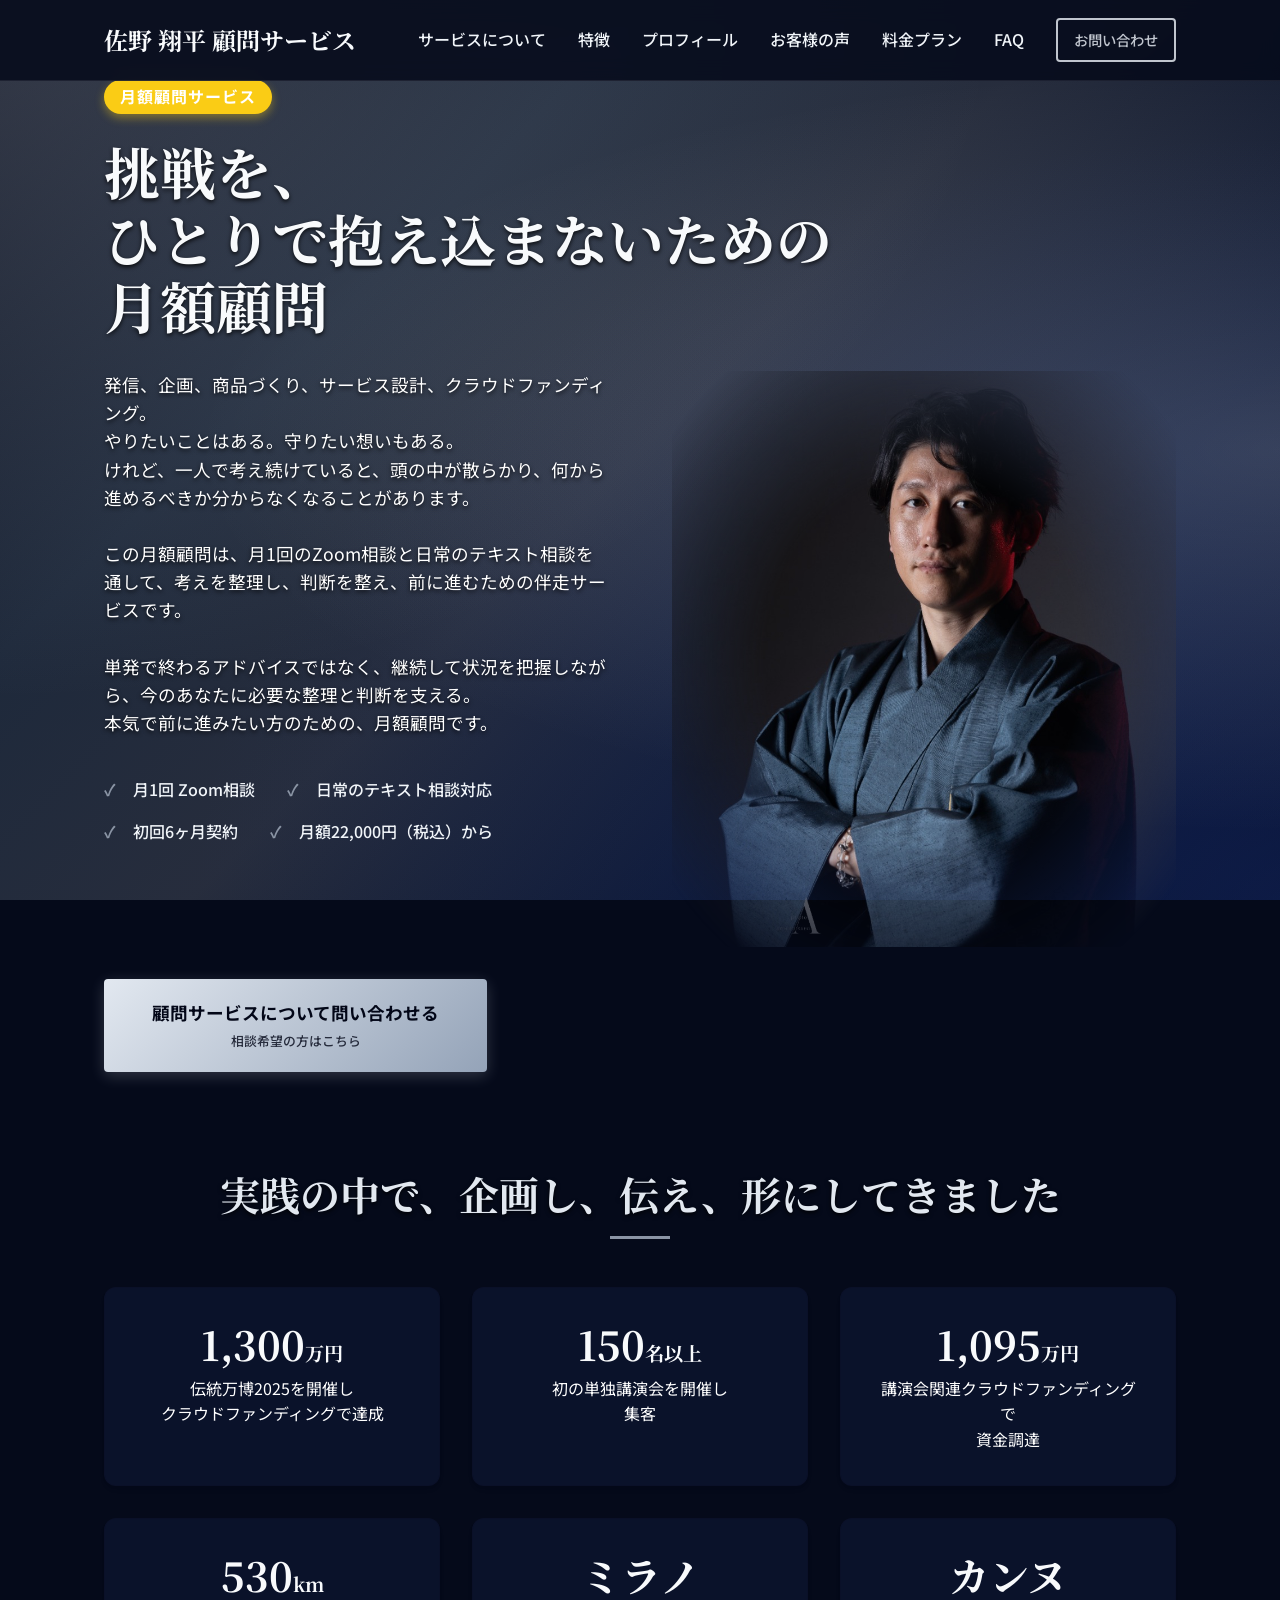
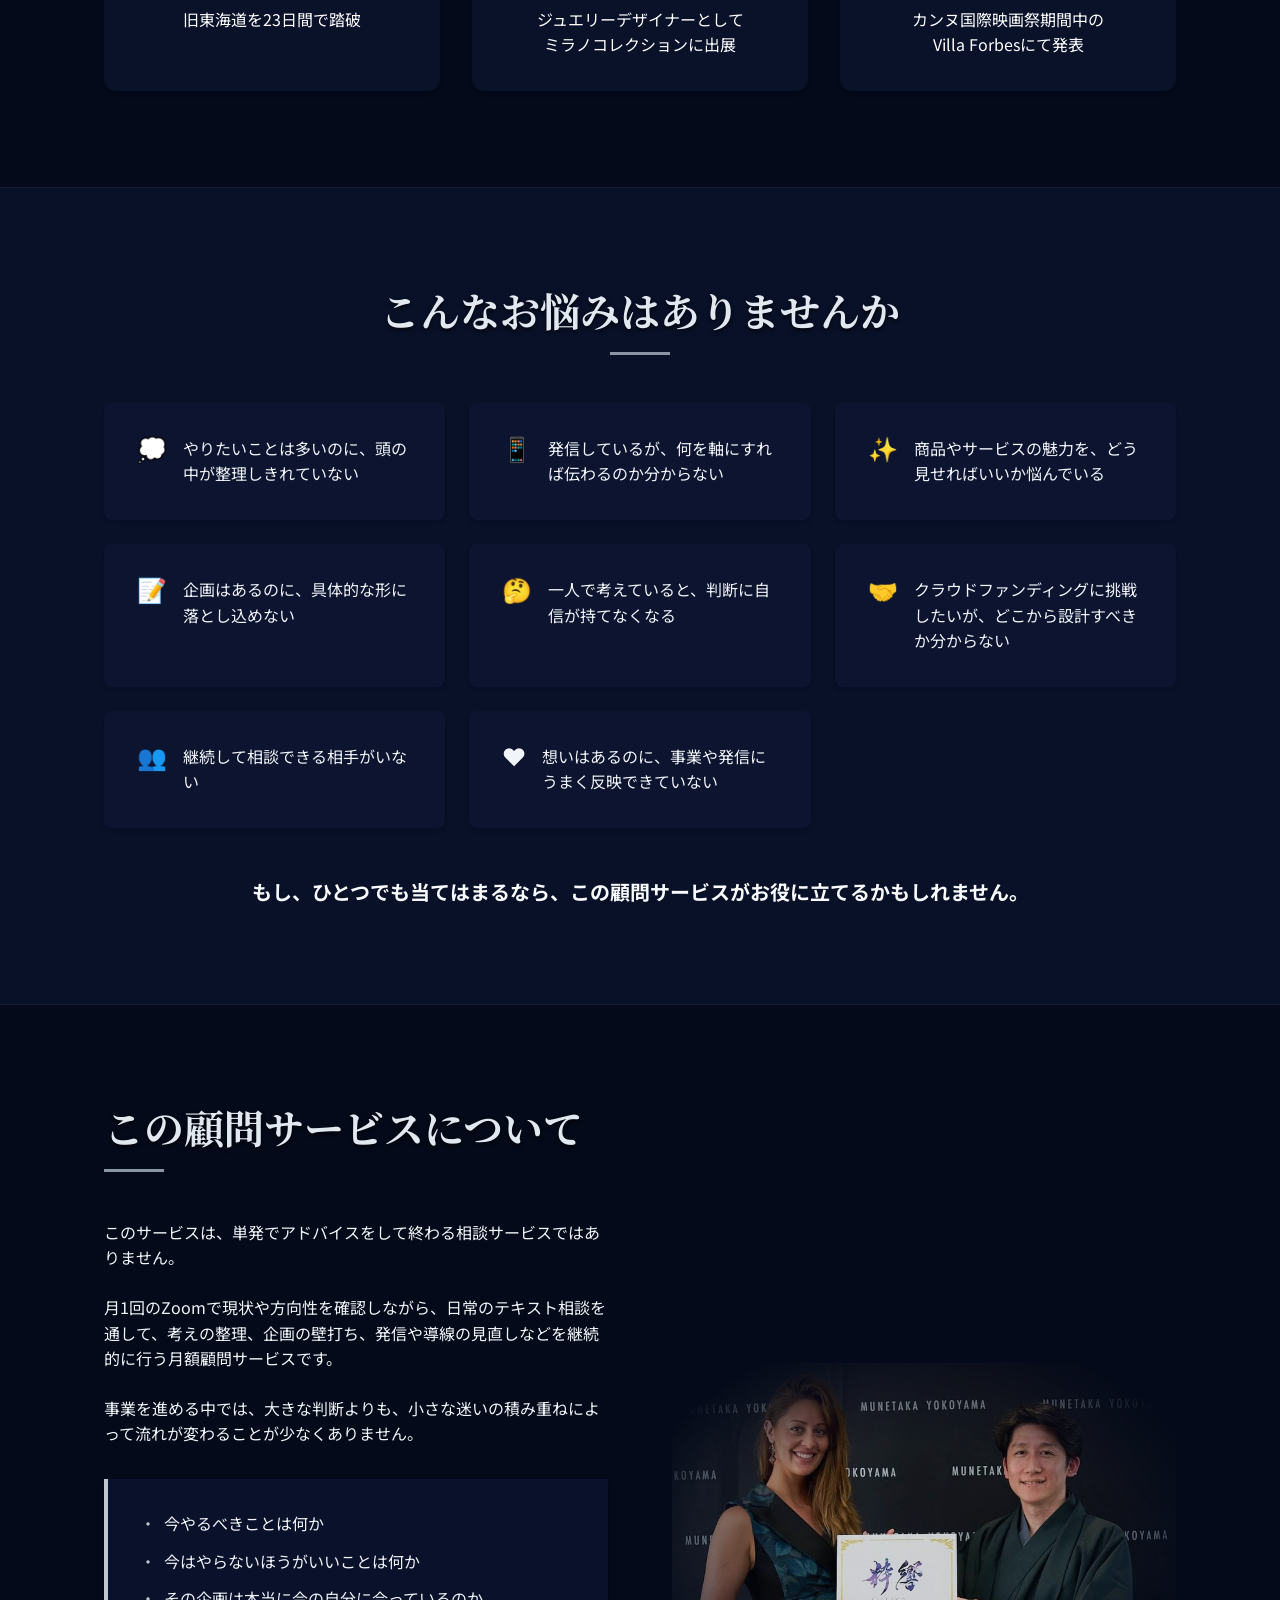
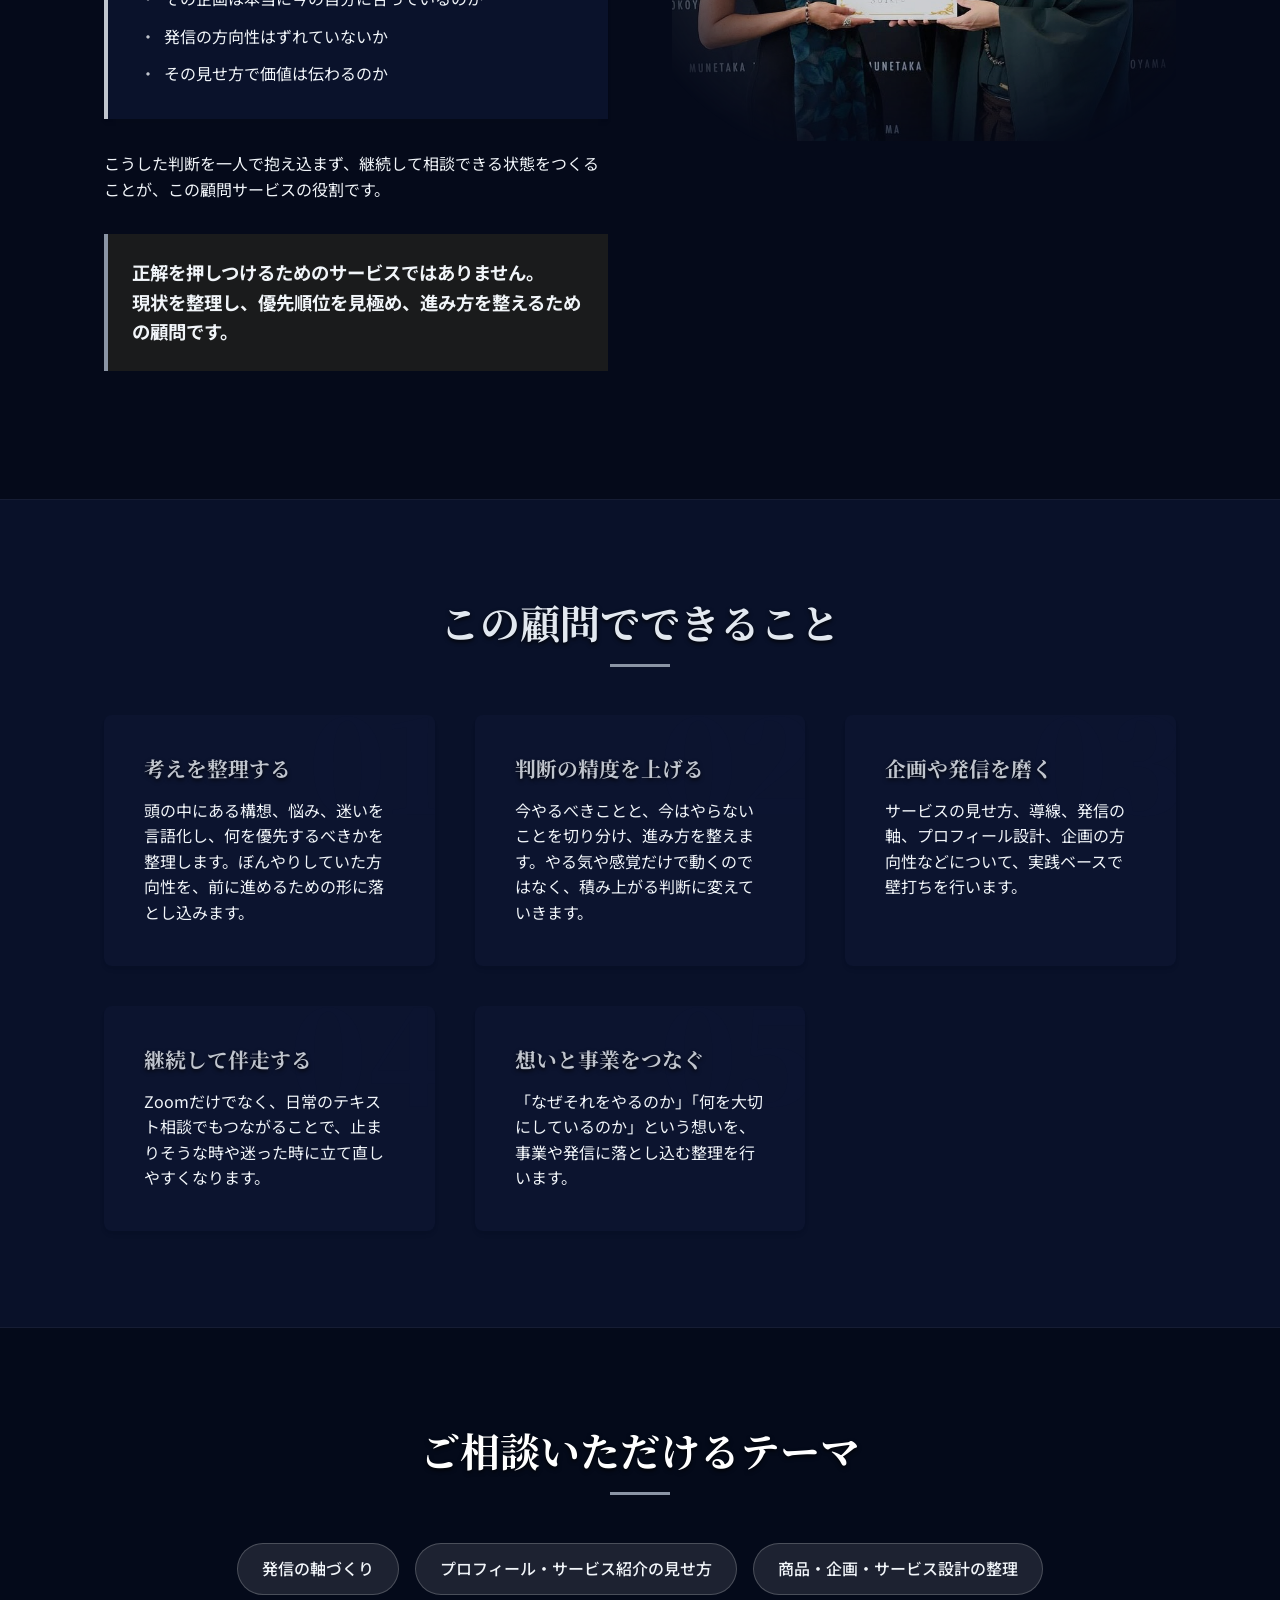
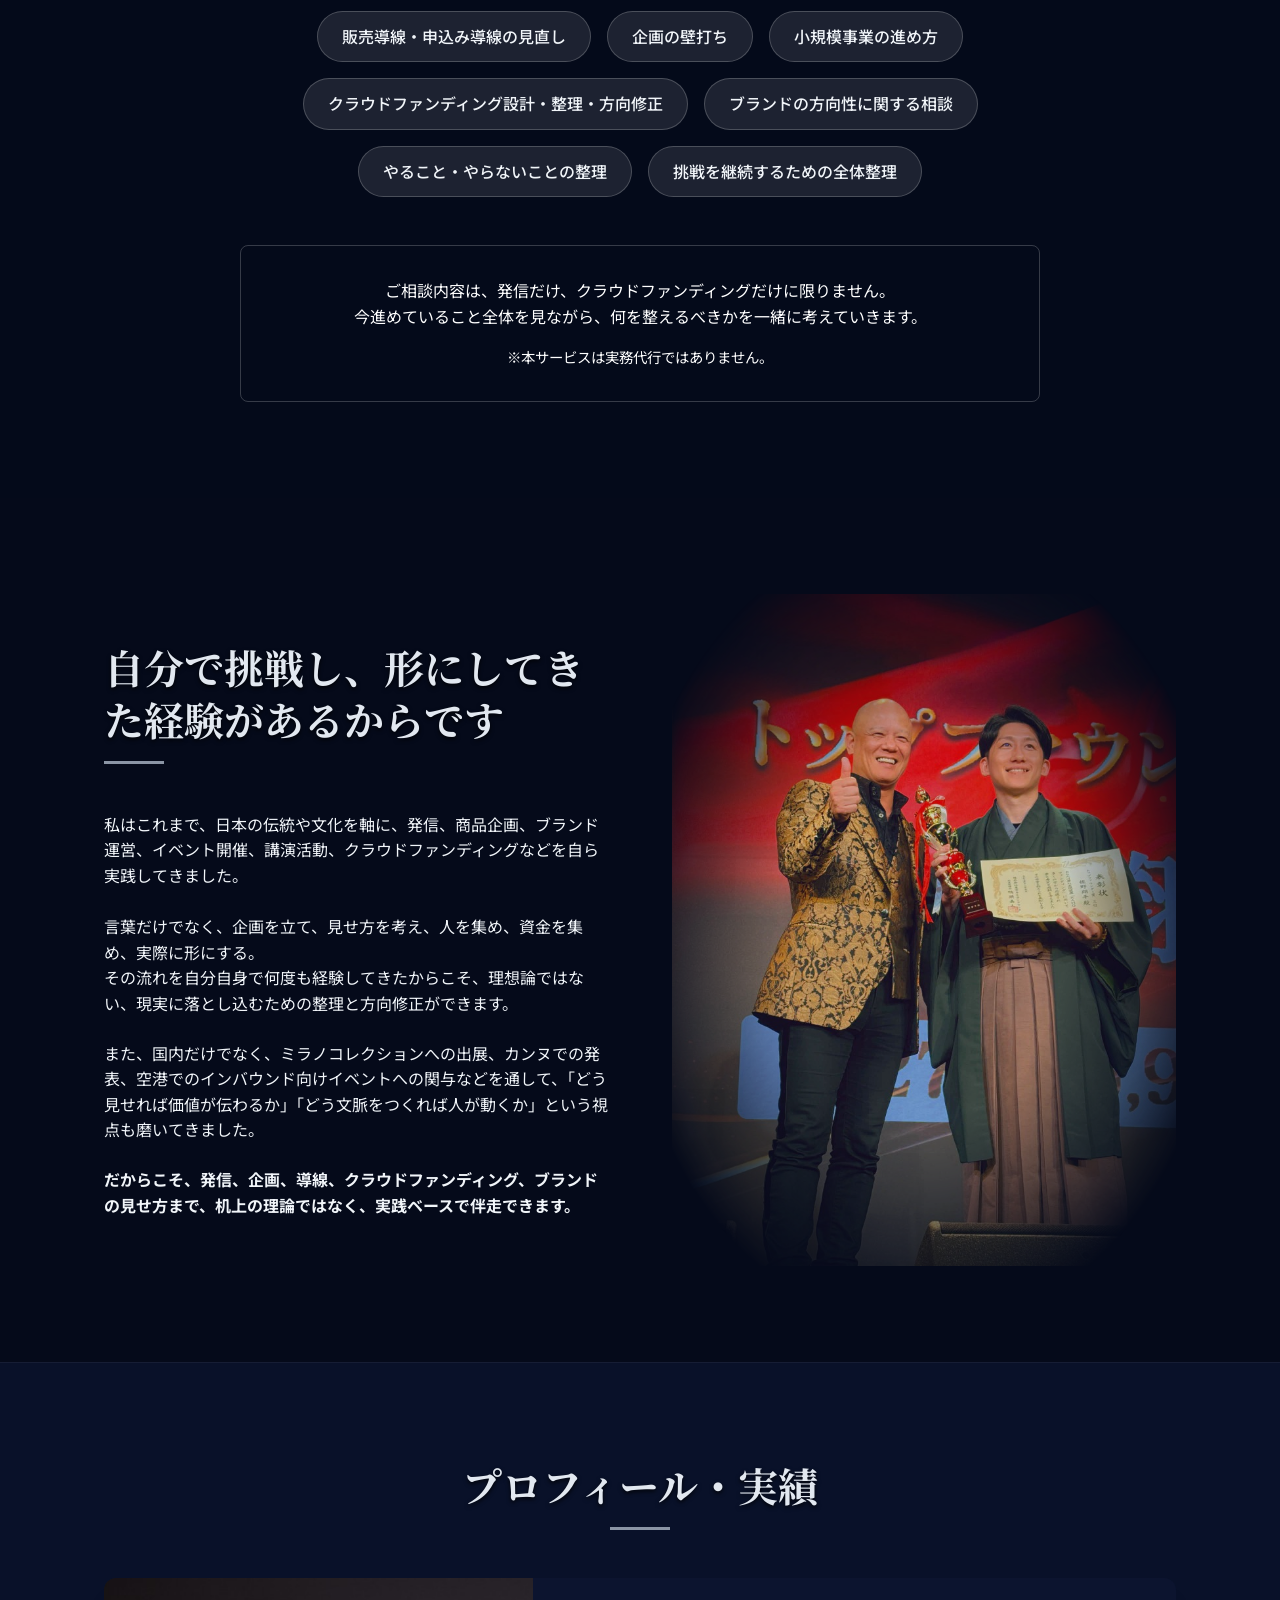
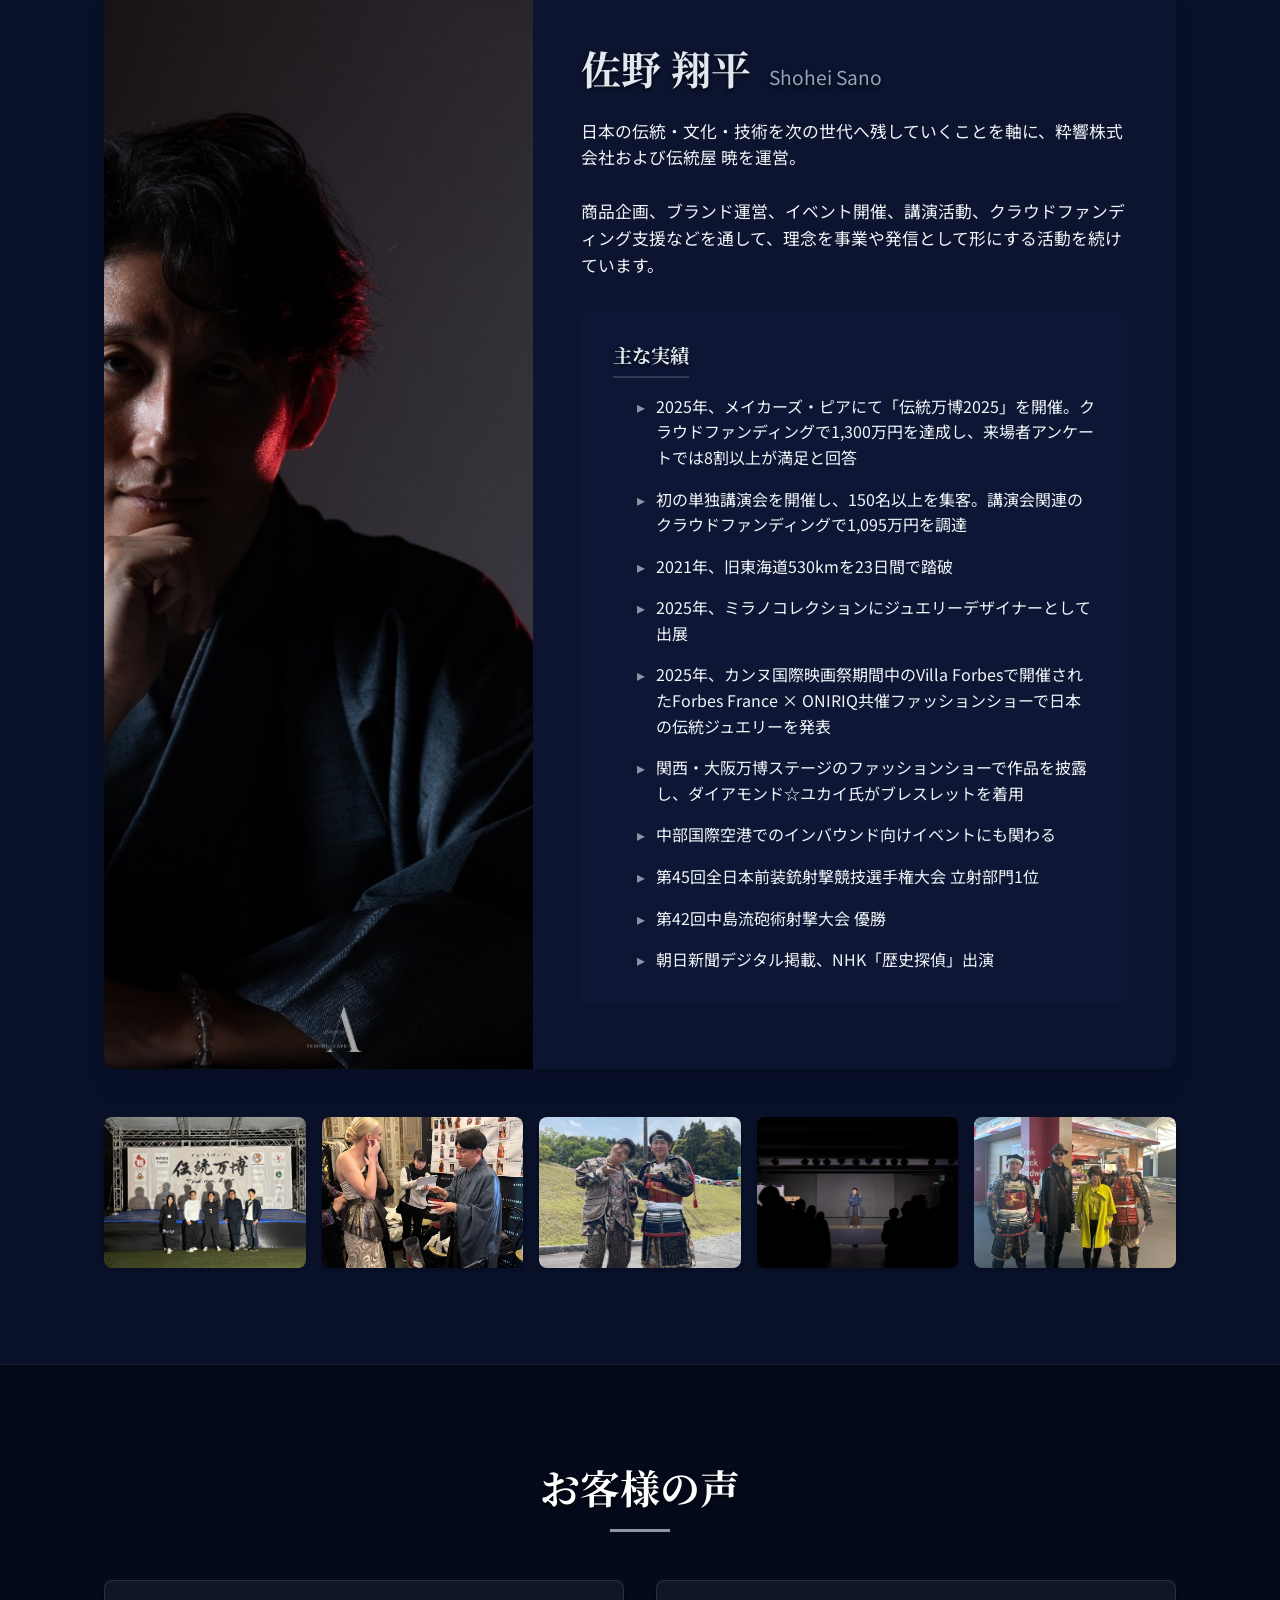
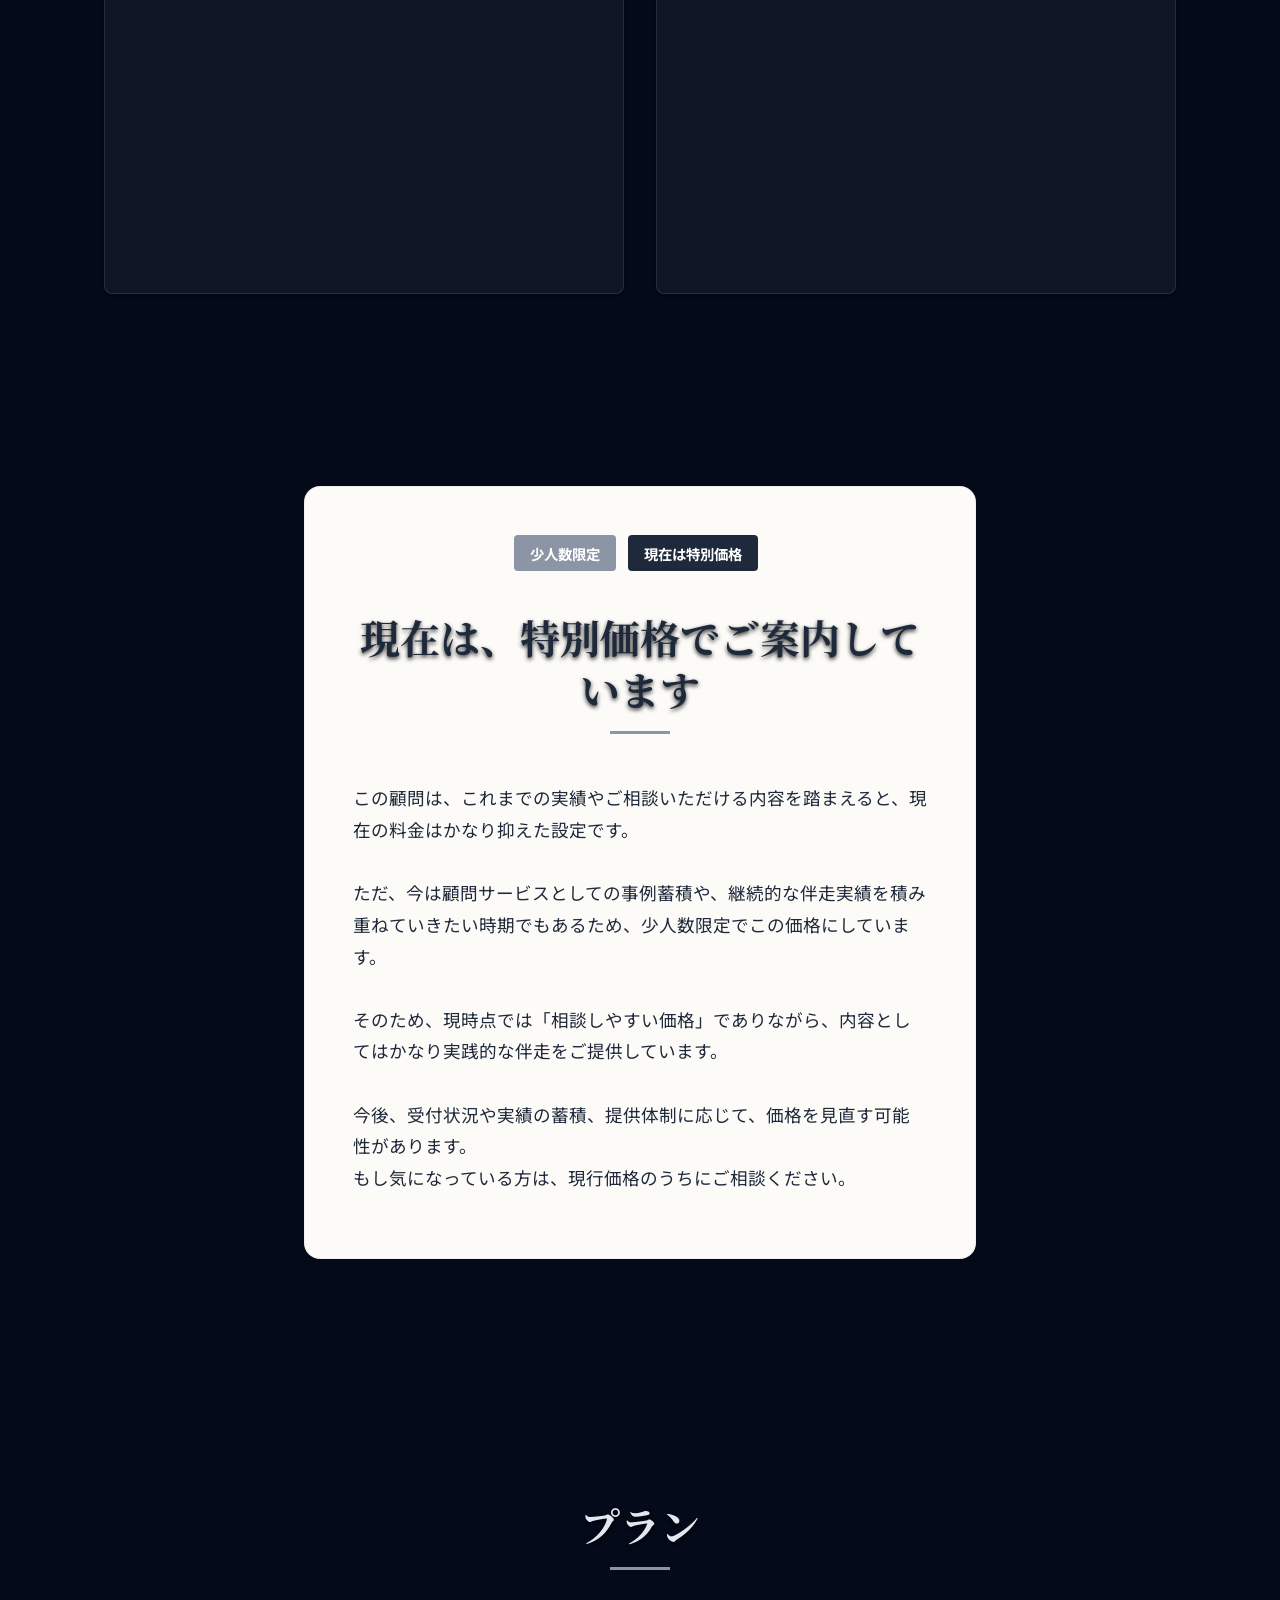
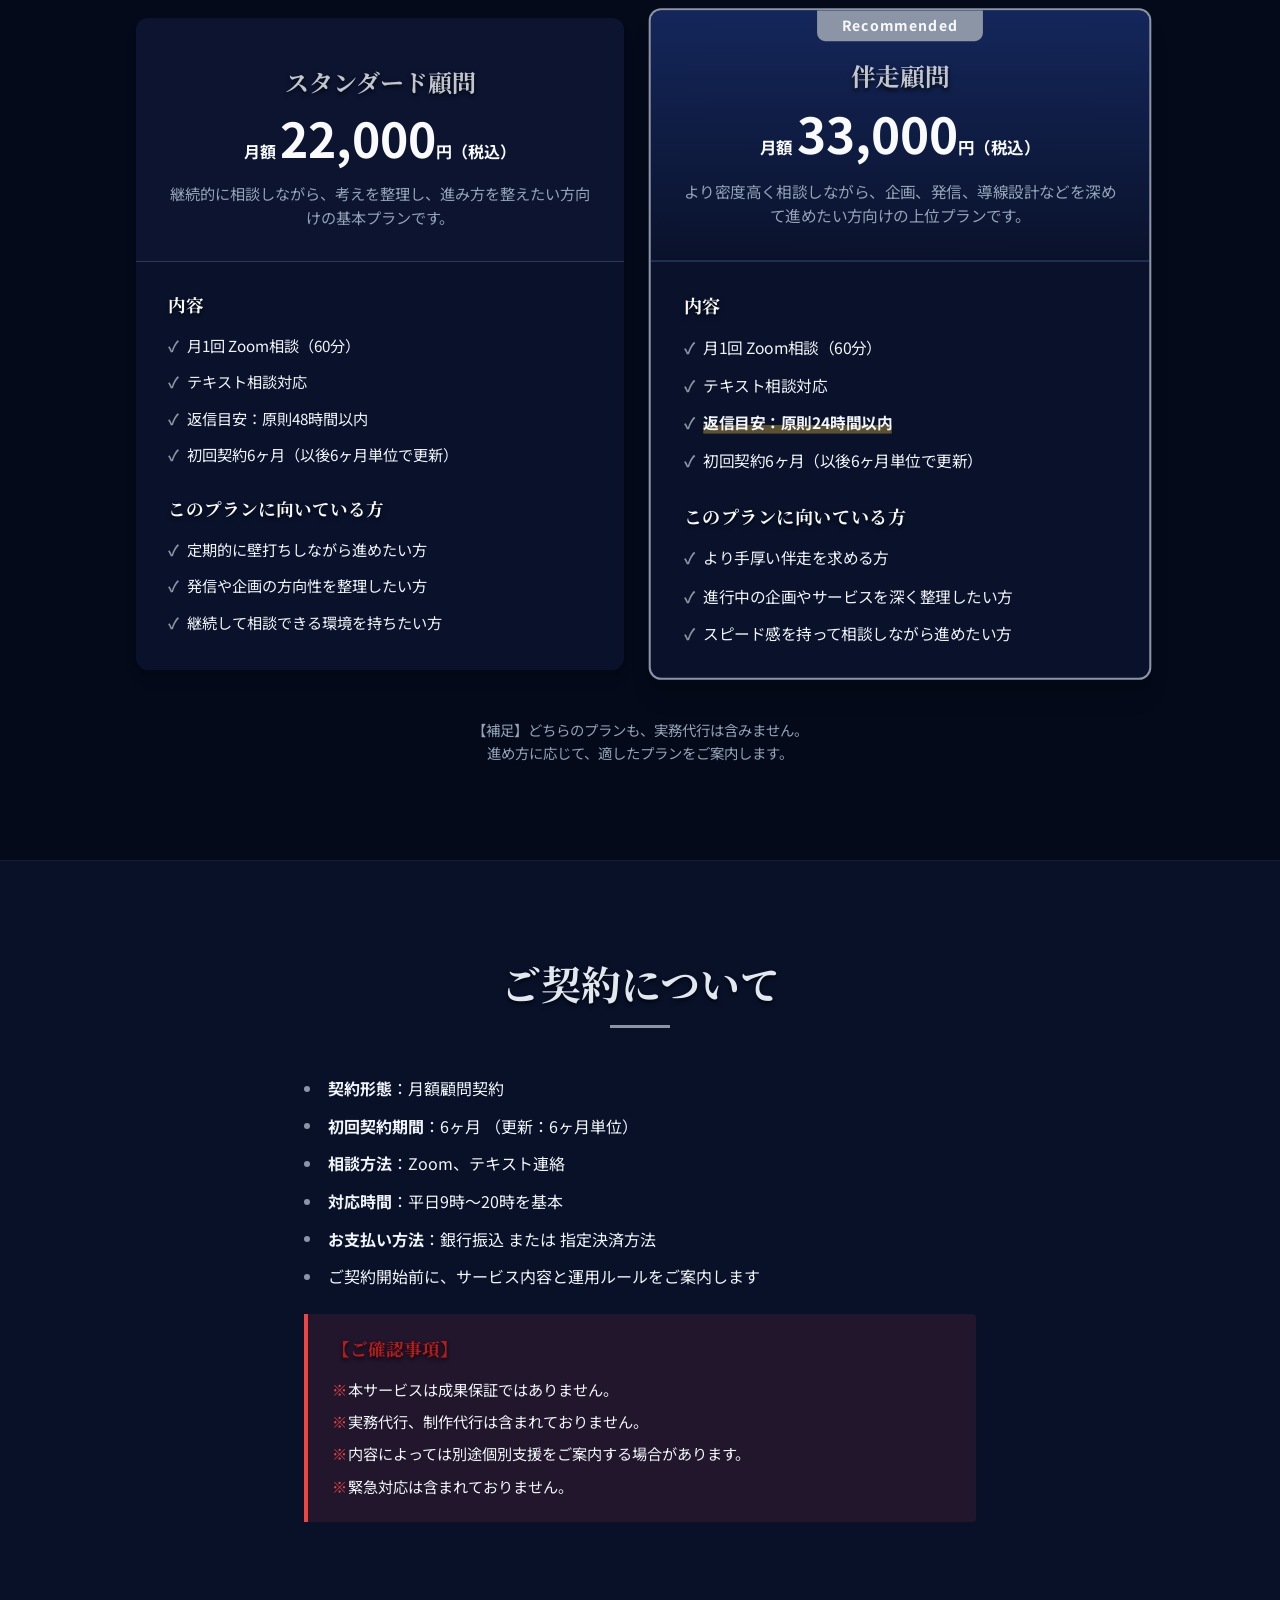
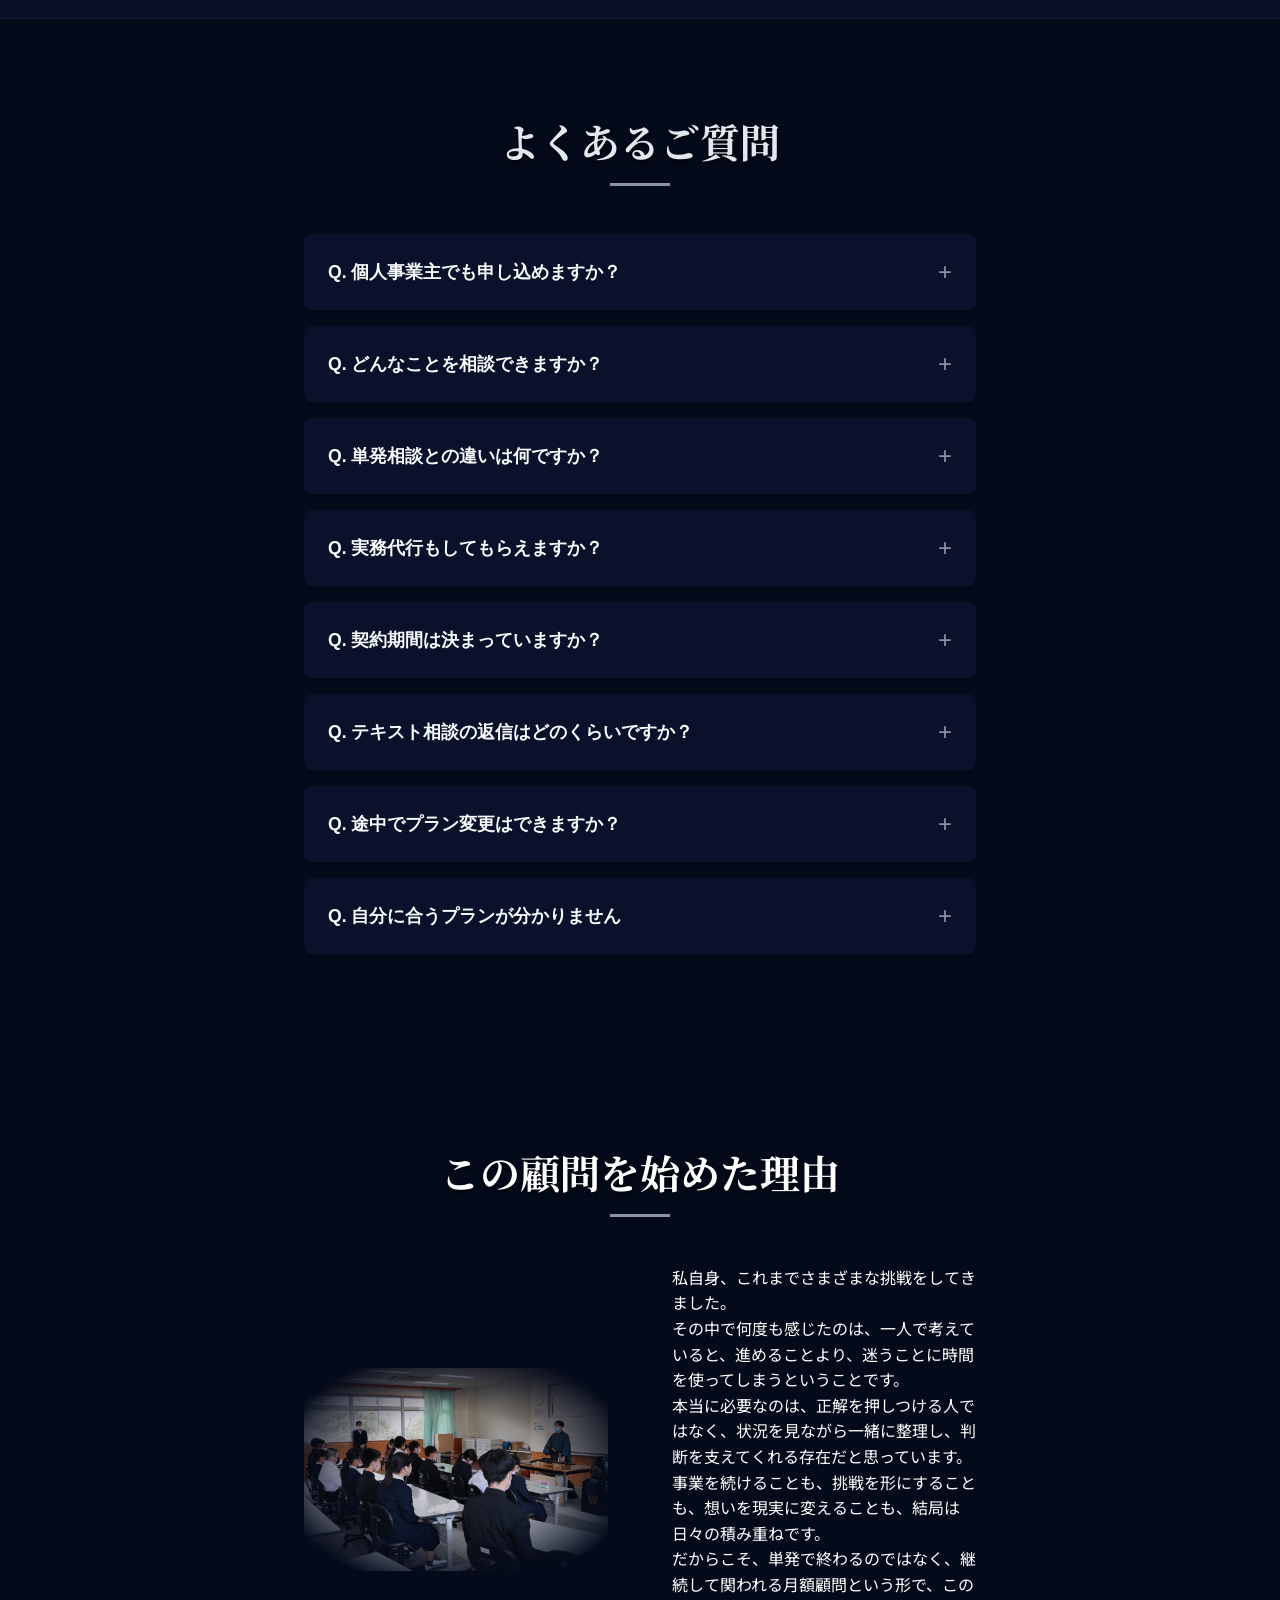
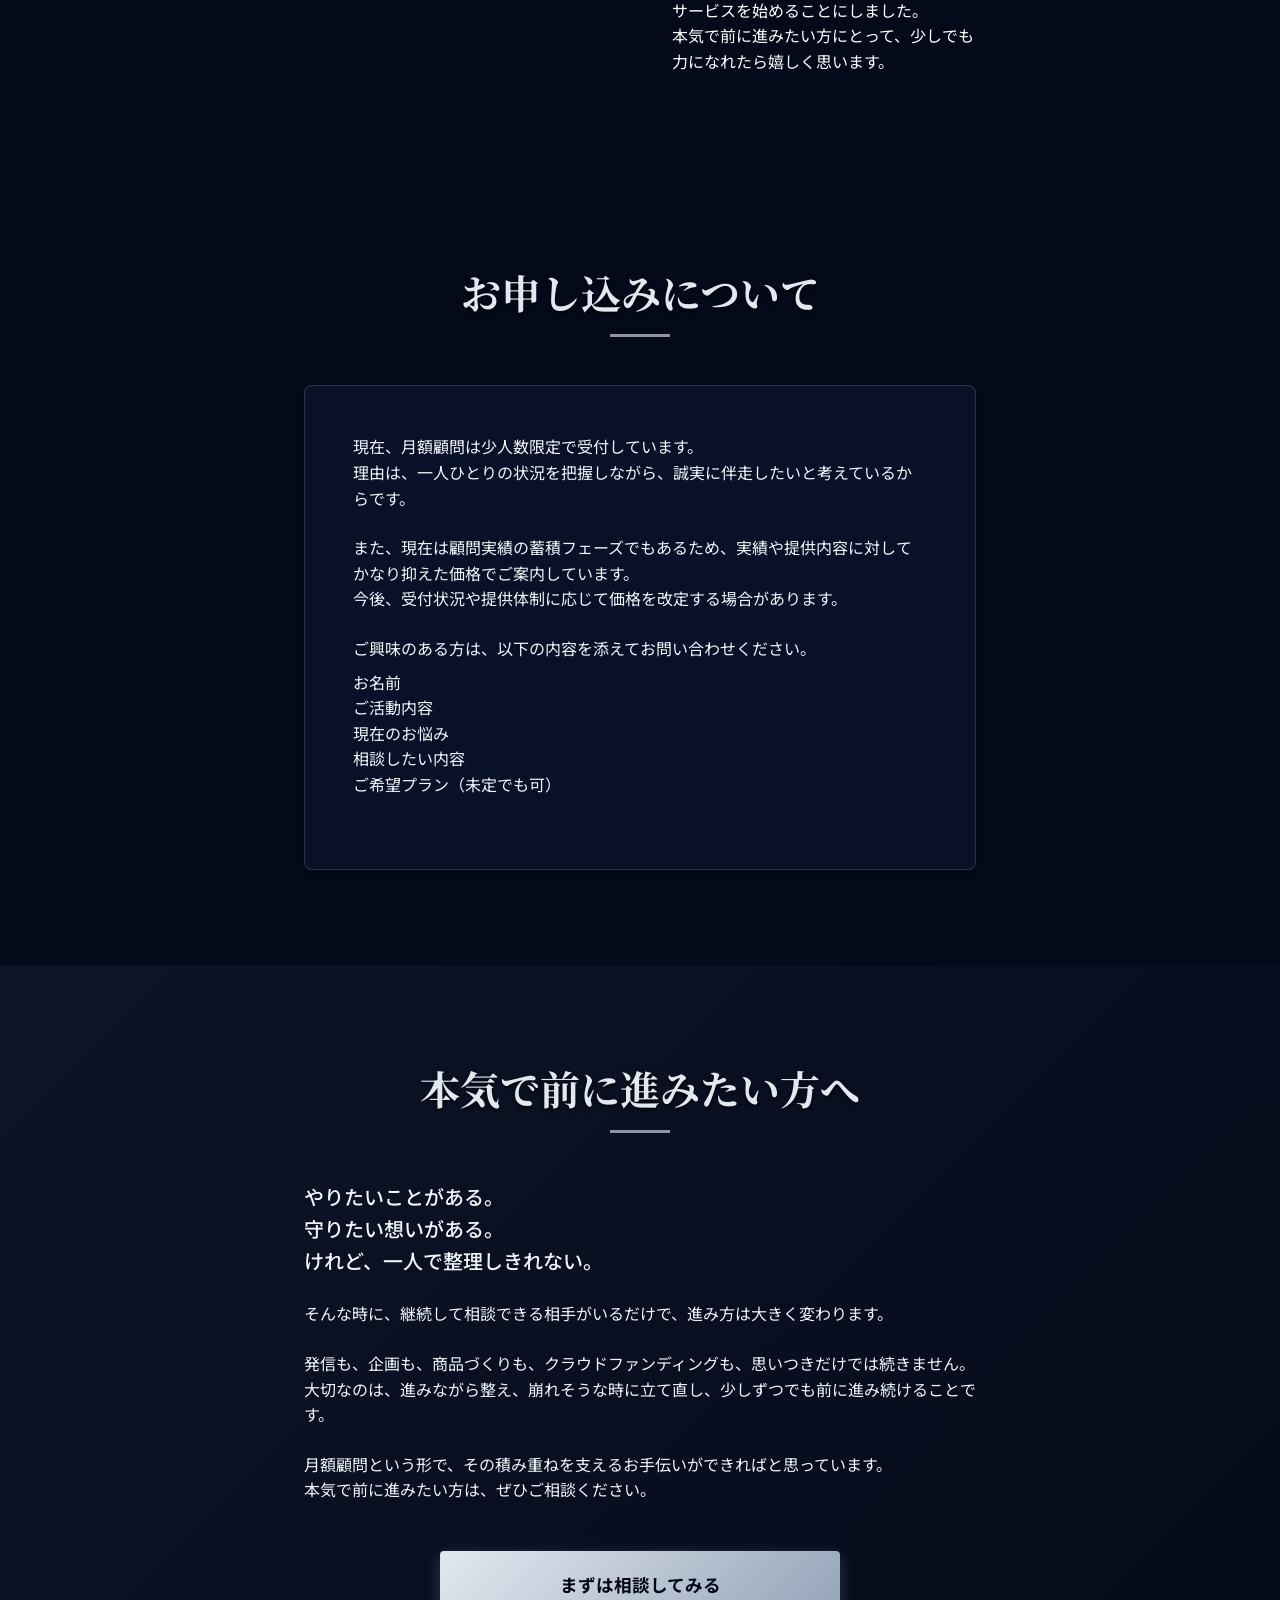
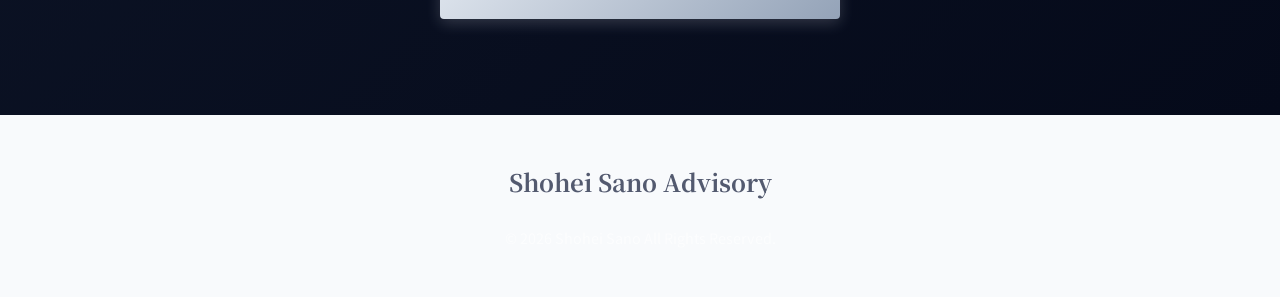
<file: index2.html>
<!DOCTYPE html>
<html lang="ja">
<head>
    <meta charset="UTF-8">
    <meta name="viewport" content="width=device-width, initial-scale=1.0">
    <title>月額顧問サービス | 挑戦を、一人で抱え込まないために。 - 佐野翔平</title>
    <meta name="description" content="発信、企画、商品づくり、サービス設計、クラウドファンディング。一人で考え続けていると、頭の中が散らかり、何から進めるべきか分からなくなることがあります。日々の判断を整え、共に前に進むための月額顧問サービス。">
    
    <!-- OGP Settings -->
    <meta property="og:title" content="月額顧問サービス | 挑戦を、一人で抱え込まないために。 - 佐野翔平">
    <meta property="og:description" content="発信、企画、商品づくり、サービス設計、クラウドファンディング。一人で考え続けていると、頭の中が散らかり、何から進めるべきか分からなくなることがあります。日々の判断を整え、共に前に進むための月額顧問サービス。">
    <meta property="og:type" content="website">
    <meta property="og:url" content="https://bushi-bushi.github.io/advisory/">
    <meta property="og:image" content="https://bushi-bushi.github.io/advisory/img/eyecatch.jpg">
    <meta property="og:site_name" content="佐野翔平 顧問サービス">
    <meta name="twitter:card" content="summary_large_image">
    
    <!-- Favicon -->
    <link rel="icon" href="img/favicon.jpg">
    <link rel="apple-touch-icon" href="img/favicon.jpg">
    
    <link rel="preconnect" href="https://fonts.googleapis.com">
    <link rel="preconnect" href="https://fonts.gstatic.com" crossorigin>
    <link href="https://fonts.googleapis.com/css2?family=Noto+Sans+JP:wght@300;400;500;700&family=Noto+Serif+JP:wght@400;500;600;700&family=Inter:wght@400;600&display=swap" rel="stylesheet">
    
    <link rel="stylesheet" href="css/style.css">
</head>
<body>
    <header class="header" id="header">
        <div class="header-container">
            <div class="header-logo">
                <a href="#">佐野 翔平 顧問サービス</a>
            </div>
            <nav class="header-nav">
                <a href="#about" class="nav-link">サービスについて</a>
                <a href="#features" class="nav-link">特徴</a>
                <a href="#profile" class="nav-link">プロフィール</a>
                <a href="#testimonials" class="nav-link">お客様の声</a>
                <a href="#plans" class="nav-link">料金プラン</a>
                <a href="#faq" class="nav-link">FAQ</a>
                <a href="#contact" class="btn btn-sm btn-outline">お問い合わせ</a>
            </nav>
            <div class="mobile-menu-btn" id="mobile-menu-btn">
                <span></span>
                <span></span>
                <span></span>
            </div>
        </div>
    </header>

    <main>
        <!-- 1. Hero Section -->
        <section class="hero">
            <div class="hero-bg"></div>
            <div class="container hero-container">
                <div class="hero-content" style="max-width: 100%;">
                    <span class="hero-label">月額顧問サービス</span>
                    <h1 class="hero-title">
                        挑戦を、<br>
                        ひとりで抱え込まないための<br>
                        月額顧問
                    </h1>
                    
                    <div class="split-layout" style="align-items: stretch; margin-bottom: 2rem;">
                        <div class="hero-text-body">
                            <p class="hero-desc" style="max-width: 100%;">
                                発信、企画、商品づくり、サービス設計、クラウドファンディング。<br>
                                やりたいことはある。守りたい想いもある。<br>
                                けれど、一人で考え続けていると、頭の中が散らかり、何から進めるべきか分からなくなることがあります。<br><br>
                                この月額顧問は、月1回のZoom相談と日常のテキスト相談を通して、考えを整理し、判断を整え、前に進むための伴走サービスです。<br><br>
                                単発で終わるアドバイスではなく、継続して状況を把握しながら、今のあなたに必要な整理と判断を支える。<br>
                                本気で前に進みたい方のための、月額顧問です。
                            </p>
                            <div class="hero-sub" style="margin-bottom: 0;">
                                <ul class="check-list">
                                    <li>月1回 Zoom相談</li>
                                    <li>日常のテキスト相談対応</li>
                                    <li>初回6ヶ月契約</li>
                                    <li>月額22,000円（税込）から</li>
                                </ul>
                            </div>
                        </div>
                        <div class="hero-image blend-img-wrapper" style="text-align: right; height: 100%;">
                            <img src="img/hero.jpg" alt="佐野翔平" class="image-blend" style="height: 100%; object-fit: cover; opacity: 0.95; -webkit-mask-image: radial-gradient(ellipse at center, rgba(0,0,0,1) 45%, rgba(0,0,0,0) 90%); mask-image: radial-gradient(ellipse at center, rgba(0,0,0,1) 45%, rgba(0,0,0,0) 90%);">
                        </div>
                    </div>
                    
                    <div class="cta-wrapper" style="margin-top: 2rem;">
                        <a href="#contact" class="btn btn-primary btn-large">
                            <span class="btn-text">顧問サービスについて問い合わせる</span>
                            <span class="btn-subtext">相談希望の方はこちら</span>
                        </a>
                    </div>
                </div>
            </div>
        </section>

        <!-- 2. Achievement Summary -->
        <section class="achievement section-padding">
            <div class="container">
                <div class="section-header text-center">
                    <h2 class="section-title">実践の中で、企画し、伝え、形にしてきました</h2>
                    <div class="title-line mx-auto"></div>
                </div>
                <div class="achievement-grid">
                    <div class="achievement-card">
                        <span class="number-highlight">1,300<span style="font-size: 1.2rem;">万円</span></span>
                        <p class="achievement-text">伝統万博2025を開催し<br>クラウドファンディングで達成</p>
                    </div>
                    <div class="achievement-card">
                        <span class="number-highlight">150<span style="font-size: 1.2rem;">名以上</span></span>
                        <p class="achievement-text">初の単独講演会を開催し<br>集客</p>
                    </div>
                    <div class="achievement-card">
                        <span class="number-highlight">1,095<span style="font-size: 1.2rem;">万円</span></span>
                        <p class="achievement-text">講演会関連クラウドファンディングで<br>資金調達</p>
                    </div>
                    <div class="achievement-card">
                        <span class="number-highlight">530<span style="font-size: 1.2rem;">km</span></span>
                        <p class="achievement-text">旧東海道を23日間で踏破</p>
                    </div>
                    <div class="achievement-card">
                        <span class="number-highlight">ミラノ</span>
                        <p class="achievement-text">ジュエリーデザイナーとして<br>ミラノコレクションに出展</p>
                    </div>
                    <div class="achievement-card">
                        <span class="number-highlight">カンヌ</span>
                        <p class="achievement-text">カンヌ国際映画祭期間中の<br>Villa Forbesにて発表</p>
                    </div>
                </div>
            </div>
        </section>

        <!-- 3. Problems Section -->
        <section class="problems section-padding bg-light">
            <div class="container">
                <div class="section-header text-center">
                    <h2 class="section-title">こんなお悩みはありませんか</h2>
                    <div class="title-line mx-auto"></div>
                </div>
                <div class="problems-grid">
                    <div class="problem-card">
                        <div class="problem-icon">💭</div>
                        <p>やりたいことは多いのに、頭の中が整理しきれていない</p>
                    </div>
                    <div class="problem-card">
                        <div class="problem-icon">📱</div>
                        <p>発信しているが、何を軸にすれば伝わるのか分からない</p>
                    </div>
                    <div class="problem-card">
                        <div class="problem-icon">✨</div>
                        <p>商品やサービスの魅力を、どう見せればいいか悩んでいる</p>
                    </div>
                    <div class="problem-card">
                        <div class="problem-icon">📝</div>
                        <p>企画はあるのに、具体的な形に落とし込めない</p>
                    </div>
                    <div class="problem-card">
                        <div class="problem-icon">🤔</div>
                        <p>一人で考えていると、判断に自信が持てなくなる</p>
                    </div>
                    <div class="problem-card">
                        <div class="problem-icon">🤝</div>
                        <p>クラウドファンディングに挑戦したいが、どこから設計すべきか分からない</p>
                    </div>
                    <div class="problem-card">
                        <div class="problem-icon">👥</div>
                        <p>継続して相談できる相手がいない</p>
                    </div>
                    <div class="problem-card">
                        <div class="problem-icon">❤️</div>
                        <p>想いはあるのに、事業や発信にうまく反映できていない</p>
                    </div>
                </div>
                
                <div class="text-center mt-5">
                    <p class="lead-text" style="font-weight: bold; color: var(--primary-dark);">もし、ひとつでも当てはまるなら、この顧問サービスがお役に立てるかもしれません。</p>
                </div>
            </div>
        </section>

        <!-- 4. About Service -->
        <section id="about" class="about-service section-padding">
            <div class="container">
                <div class="split-layout">
                    <div class="split-content">
                        <h2 class="section-title">この顧問サービスについて</h2>
                        <div class="title-line left"></div>
                        <p class="mb-4">このサービスは、単発でアドバイスをして終わる相談サービスではありません。</p>
                        <p class="mb-4">月1回のZoomで現状や方向性を確認しながら、日常のテキスト相談を通して、考えの整理、企画の壁打ち、発信や導線の見直しなどを継続的に行う月額顧問サービスです。</p>
                        <p class="mb-4">事業を進める中では、大きな判断よりも、小さな迷いの積み重ねによって流れが変わることが少なくありません。</p>
                        
                        <div class="questions-box">
                            <ul>
                                <li>今やるべきことは何か</li>
                                <li>今はやらないほうがいいことは何か</li>
                                <li>その企画は本当に今の自分に合っているのか</li>
                                <li>発信の方向性はずれていないか</li>
                                <li>その見せ方で価値は伝わるのか</li>
                            </ul>
                        </div>
                        
                        <p class="mb-4">こうした判断を一人で抱え込まず、継続して相談できる状態をつくることが、この顧問サービスの役割です。</p>
                        <p class="highlight-text">正解を押しつけるためのサービスではありません。<br>現状を整理し、優先順位を見極め、進み方を整えるための顧問です。</p>
                    </div>
                    <div class="split-image-wrapper blend-img-wrapper" style="display: flex; align-items: center;">
                        <img src="img/activity1.jpg" alt="Zoom相談の雰囲気" class="image-blend">
                    </div>
                </div>
            </div>
        </section>

        <!-- 5. What We Can Do -->
        <section id="features" class="can-do section-padding bg-light">
            <div class="container">
                <div class="section-header text-center">
                    <h2 class="section-title">この顧問でできること</h2>
                    <div class="title-line mx-auto"></div>
                </div>
                
                <div class="features-grid">
                    <div class="feature-item">
                        <div class="feature-number">01</div>
                        <h3 class="feature-title">考えを整理する</h3>
                        <p>頭の中にある構想、悩み、迷いを言語化し、何を優先するべきかを整理します。ぼんやりしていた方向性を、前に進めるための形に落とし込みます。</p>
                    </div>
                    <div class="feature-item">
                        <div class="feature-number">02</div>
                        <h3 class="feature-title">判断の精度を上げる</h3>
                        <p>今やるべきことと、今はやらないことを切り分け、進み方を整えます。やる気や感覚だけで動くのではなく、積み上がる判断に変えていきます。</p>
                    </div>
                    <div class="feature-item">
                        <div class="feature-number">03</div>
                        <h3 class="feature-title">企画や発信を磨く</h3>
                        <p>サービスの見せ方、導線、発信の軸、プロフィール設計、企画の方向性などについて、実践ベースで壁打ちを行います。</p>
                    </div>
                    <div class="feature-item">
                        <div class="feature-number">04</div>
                        <h3 class="feature-title">継続して伴走する</h3>
                        <p>Zoomだけでなく、日常のテキスト相談でもつながることで、止まりそうな時や迷った時に立て直しやすくなります。</p>
                    </div>
                    <div class="feature-item">
                        <div class="feature-number">05</div>
                        <h3 class="feature-title">想いと事業をつなぐ</h3>
                        <p>「なぜそれをやるのか」「何を大切にしているのか」という想いを、事業や発信に落とし込む整理を行います。</p>
                    </div>
                </div>
            </div>
        </section>

        <!-- 6. Consult Topics -->
        <section class="topics section-padding bg-dark text-white">
            <div class="container">
                <div class="section-header text-center">
                    <h2 class="section-title">ご相談いただけるテーマ</h2>
                    <div class="title-line mx-auto"></div>
                </div>
                
                <div class="topics-tags" style="justify-content: center; max-width: 900px; margin: 0 auto 3rem auto;">
                    <span class="tag">発信の軸づくり</span>
                    <span class="tag">プロフィール・サービス紹介の見せ方</span>
                    <span class="tag">商品・企画・サービス設計の整理</span>
                    <span class="tag">販売導線・申込み導線の見直し</span>
                    <span class="tag">企画の壁打ち</span>
                    <span class="tag">小規模事業の進め方</span>
                    <span class="tag">クラウドファンディング設計・整理・方向修正</span>
                    <span class="tag">ブランドの方向性に関する相談</span>
                    <span class="tag">やること・やらないことの整理</span>
                    <span class="tag">挑戦を継続するための全体整理</span>
                </div>
                
                <div class="topics-notice box-border text-center mx-auto" style="max-width: 800px;">
                    <p>ご相談内容は、発信だけ、クラウドファンディングだけに限りません。<br>今進めていること全体を見ながら、何を整えるべきかを一緒に考えていきます。</p>
                    <p class="warning-text mt-3">※本サービスは実務代行ではありません。</p>
                </div>
            </div>
        </section>

        <!-- 7. Why Choose -->
        <section class="why-choose section-padding">
            <div class="container">
                <div class="split-layout" style="align-items: center;">
                    <div class="split-content">
                        <h2 class="section-title">自分で挑戦し、形にしてきた経験があるからです</h2>
                        <div class="title-line left"></div>
                        <p class="mb-4">私はこれまで、日本の伝統や文化を軸に、発信、商品企画、ブランド運営、イベント開催、講演活動、クラウドファンディングなどを自ら実践してきました。<br><br>言葉だけでなく、企画を立て、見せ方を考え、人を集め、資金を集め、実際に形にする。<br>その流れを自分自身で何度も経験してきたからこそ、理想論ではない、現実に落とし込むための整理と方向修正ができます。</p>
                        <p class="mb-4">また、国内だけでなく、ミラノコレクションへの出展、カンヌでの発表、空港でのインバウンド向けイベントへの関与などを通して、「どう見せれば価値が伝わるか」「どう文脈をつくれば人が動くか」という視点も磨いてきました。</p>
                        <p class="fw-bold">だからこそ、発信、企画、導線、クラウドファンディング、ブランドの見せ方まで、机上の理論ではなく、実践ベースで伴走できます。</p>
                    </div>
                    <div class="blend-img-wrapper" style="order: 2;">
                        <img src="img/activity2.jpg" alt="活動風景" class="image-blend">
                    </div>
                </div>
            </div>
        </section>

        <!-- 8. Profile & Achievements -->
        <section id="profile" class="profile section-padding bg-light">
            <div class="container">
                <div class="section-header text-center">
                    <h2 class="section-title">プロフィール・実績</h2>
                    <div class="title-line mx-auto"></div>
                </div>
                
                <div class="profile-card">
                    <div class="profile-image">
                        <img src="img/photo2.jpg" alt="佐野翔平 プロフィール画像" class="profile-img">
                    </div>
                    <div class="profile-info">
                        <h2 class="profile-name mt-0">佐野 翔平 <span>Shohei Sano</span></h2>
                        <p class="profile-bio mb-4">
                            日本の伝統・文化・技術を次の世代へ残していくことを軸に、粋響株式会社および伝統屋 暁を運営。<br><br>
                            商品企画、ブランド運営、イベント開催、講演活動、クラウドファンディング支援などを通して、理念を事業や発信として形にする活動を続けています。
                        </p>
                        
                        <div class="achievements">
                            <h3>主な実績</h3>
                            <ul style="padding-left: 1.5rem; margin-bottom: 0;">
                                <li style="margin-bottom: 0.5rem;">2025年、メイカーズ・ピアにて「伝統万博2025」を開催。クラウドファンディングで1,300万円を達成し、来場者アンケートでは8割以上が満足と回答</li>
                                <li style="margin-bottom: 0.5rem;">初の単独講演会を開催し、150名以上を集客。講演会関連のクラウドファンディングで1,095万円を調達</li>
                                <li style="margin-bottom: 0.5rem;">2021年、旧東海道530kmを23日間で踏破</li>
                                <li style="margin-bottom: 0.5rem;">2025年、ミラノコレクションにジュエリーデザイナーとして出展</li>
                                <li style="margin-bottom: 0.5rem;">2025年、カンヌ国際映画祭期間中のVilla Forbesで開催されたForbes France × ONIRIQ共催ファッションショーで日本の伝統ジュエリーを発表</li>
                                <li style="margin-bottom: 0.5rem;">関西・大阪万博ステージのファッションショーで作品を披露し、ダイアモンド☆ユカイ氏がブレスレットを着用</li>
                                <li style="margin-bottom: 0.5rem;">中部国際空港でのインバウンド向けイベントにも関わる</li>
                                <li style="margin-bottom: 0.5rem;">第45回全日本前装銃射撃競技選手権大会 立射部門1位</li>
                                <li style="margin-bottom: 0.5rem;">第42回中島流砲術射撃大会 優勝</li>
                                <li>朝日新聞デジタル掲載、NHK「歴史探偵」出演</li>
                            </ul>
                        </div>
                    </div>
                </div>

                <!-- Achievements Gallery / Placeholders -->
                <div class="profile-gallery mt-5">
                    <div class="gallery-img-card"><img src="img/achievement1.jpg" alt="伝統万博2025"></div>
                    <div class="gallery-img-card"><img src="img/achievement2.jpg" alt="ミラノコレクション"></div>
                    <div class="gallery-img-card"><img src="img/activity3.jpg" alt="実績風景3"></div>
                    <div class="gallery-img-card"><img src="img/achievement4.jpg" alt="単独講演会"></div>
                    <div class="gallery-img-card"><img src="img/activity5.jpg" alt="実績風景5"></div>
                </div>
            </div>
        </section>

        <!-- Client Testimonials -->
        <section id="testimonials" class="testimonials section-padding bg-dark text-white">
            <div class="container container-sm">
                <div class="section-header text-center">
                    <h2 class="section-title">お客様の声</h2>
                    <div class="title-line mx-auto"></div>
                </div>
            </div>
            <div class="container">    
                <div class="video-grid">
                    <!-- Client 1 (Genkiさん) -->
                    <div class="video-card">
                        <iframe class="w-100 rounded shadow-sm" style="aspect-ratio: 16/9;" src="https://www.youtube.com/embed/5LgU85bFla8" title="YouTube video player" frameborder="0" allow="accelerometer; autoplay; clipboard-write; encrypted-media; gyroscope; picture-in-picture; web-share" referrerpolicy="strict-origin-when-cross-origin" allowfullscreen></iframe>
                    </div>

                    <!-- Client 2 (Hikaruさん) -->
                    <div class="video-card">
                        <iframe class="w-100 rounded shadow-sm" style="aspect-ratio: 16/9;" src="https://www.youtube.com/embed/2arol-thTgc" title="YouTube video player" frameborder="0" allow="accelerometer; autoplay; clipboard-write; encrypted-media; gyroscope; picture-in-picture; web-share" referrerpolicy="strict-origin-when-cross-origin" allowfullscreen></iframe>
                    </div>
                </div>
            </div>
        </section>

        <!-- 9. Special Pricing Intro -->
        <section class="special-pricing section-padding pb-0">
            <div class="container container-sm text-center">
                 <div class="pricing-special-block">
                     <span class="special-badge">少人数限定</span>
                     <span class="special-badge" style="background-color: #1e293b;">現在は特別価格</span>
                     <h2 class="section-title mt-4">現在は、特別価格でご案内しています</h2>
                     <div class="title-line mx-auto mb-4"></div>
                     <p class="pricing-special-text text-left">この顧問は、これまでの実績やご相談いただける内容を踏まえると、現在の料金はかなり抑えた設定です。<br><br>ただ、今は顧問サービスとしての事例蓄積や、継続的な伴走実績を積み重ねていきたい時期でもあるため、少人数限定でこの価格にしています。<br><br>そのため、現時点では「相談しやすい価格」でありながら、内容としてはかなり実践的な伴走をご提供しています。<br><br>今後、受付状況や実績の蓄積、提供体制に応じて、価格を見直す可能性があります。<br>もし気になっている方は、現行価格のうちにご相談ください。</p>
                 </div>
            </div>
        </section>

        <!-- 10. Pricing Plans -->
        <section id="plans" class="pricing section-padding pt-5">
            <div class="container">
                <div class="section-header text-center">
                    <h2 class="section-title">プラン</h2>
                    <div class="title-line mx-auto"></div>
                </div>
                
                <div class="pricing-grid">
                    <!-- Standard Plan -->
                    <div class="pricing-card">
                        <div class="plan-header">
                            <h3 class="plan-name">スタンダード顧問</h3>
                            <div class="plan-price">月額 <span class="price-num">22,000</span><span class="price-unit">円（税込）</span></div>
                            <p class="plan-desc">継続的に相談しながら、考えを整理し、進み方を整えたい方向けの基本プランです。</p>
                        </div>
                        <div class="plan-body">
                            <div class="plan-section">
                                <h4>内容</h4>
                                <ul>
                                    <li>月1回 Zoom相談（60分）</li>
                                    <li>テキスト相談対応</li>
                                    <li>返信目安：原則48時間以内</li>
                                    <li>初回契約6ヶ月（以後6ヶ月単位で更新）</li>
                                </ul>
                            </div>
                            <div class="plan-section">
                                <h4>このプランに向いている方</h4>
                                <ul>
                                    <li>定期的に壁打ちしながら進めたい方</li>
                                    <li>発信や企画の方向性を整理したい方</li>
                                    <li>継続して相談できる環境を持ちたい方</li>
                                </ul>
                            </div>
                        </div>
                    </div>

                    <!-- Premium Plan -->
                    <div class="pricing-card premium">
                        <div class="recommend-badge">Recommended</div>
                        <div class="plan-header">
                            <h3 class="plan-name">伴走顧問</h3>
                            <div class="plan-price">月額 <span class="price-num">33,000</span><span class="price-unit">円（税込）</span></div>
                            <p class="plan-desc">より密度高く相談しながら、企画、発信、導線設計などを深めて進めたい方向けの上位プランです。</p>
                        </div>
                        <div class="plan-body">
                            <div class="plan-section">
                                <h4>内容</h4>
                                <ul>
                                    <li>月1回 Zoom相談（60分）</li>
                                    <li>テキスト相談対応</li>
                                    <li><span class="highlight-inline">返信目安：原則24時間以内</span></li>
                                    <li>初回契約6ヶ月（以後6ヶ月単位で更新）</li>
                                </ul>
                            </div>
                            <div class="plan-section">
                                <h4>このプランに向いている方</h4>
                                <ul>
                                    <li>より手厚い伴走を求める方</li>
                                    <li>進行中の企画やサービスを深く整理したい方</li>
                                    <li>スピード感を持って相談しながら進めたい方</li>
                                </ul>
                            </div>
                        </div>
                    </div>
                </div>
                
                <div class="pricing-note text-center mt-5">
                    <p>【補足】どちらのプランも、実務代行は含みません。<br>進め方に応じて、適したプランをご案内します。</p>
                </div>
            </div>
        </section>

        <!-- 11. Terms -->
        <section class="terms section-padding bg-light text-center">
            <div class="container container-sm">
                <h2 class="section-title">ご契約について</h2>
                <div class="title-line mx-auto"></div>
                
                <div class="terms-content text-left mt-5">
                    <ul class="bullet-list">
                        <li><strong>契約形態</strong>：月額顧問契約</li>
                        <li><strong>初回契約期間</strong>：6ヶ月 （更新：6ヶ月単位）</li>
                        <li><strong>相談方法</strong>：Zoom、テキスト連絡</li>
                        <li><strong>対応時間</strong>：平日9時〜20時を基本</li>
                        <li><strong>お支払い方法</strong>：銀行振込 または 指定決済方法</li>
                        <li>ご契約開始前に、サービス内容と運用ルールをご案内します</li>
                    </ul>
                    
                    <div class="caution-box mt-4">
                        <h4>【ご確認事項】</h4>
                        <ul>
                            <li>本サービスは成果保証ではありません。</li>
                            <li>実務代行、制作代行は含まれておりません。</li>
                            <li>内容によっては別途個別支援をご案内する場合があります。</li>
                            <li>緊急対応は含まれておりません。</li>
                        </ul>
                    </div>
                </div>
            </div>
        </section>

        <!-- 12. FAQ -->
        <section id="faq" class="faq section-padding">
            <div class="container container-sm">
                <div class="section-header text-center">
                    <h2 class="section-title">よくあるご質問</h2>
                    <div class="title-line mx-auto"></div>
                </div>
                
                <div class="accordion" id="faqAccordion">
                    <div class="accordion-item">
                        <button class="accordion-header">Q. 個人事業主でも申し込めますか？</button>
                        <div class="accordion-content">
                            <p>はい。これから事業を育てていきたい方も対象です。</p>
                        </div>
                    </div>
                    <div class="accordion-item">
                        <button class="accordion-header">Q. どんなことを相談できますか？</button>
                        <div class="accordion-content">
                            <p>発信、企画整理、商品やサービスの見せ方、導線設計、クラウドファンディング、ブランドの方向性など、事業全体の整理や壁打ちをご相談いただけます。</p>
                        </div>
                    </div>
                    <div class="accordion-item">
                        <button class="accordion-header">Q. 単発相談との違いは何ですか？</button>
                        <div class="accordion-content">
                            <p>単発相談はその場でのアドバイスが中心です。月額顧問は継続的に状況を把握しながら進められるため、実行に結びつきやすいのが特徴です。</p>
                        </div>
                    </div>
                    <div class="accordion-item">
                        <button class="accordion-header">Q. 実務代行もしてもらえますか？</button>
                        <div class="accordion-content">
                            <p>本顧問サービスには、実務代行は含まれておりません。</p>
                        </div>
                    </div>
                    <div class="accordion-item">
                        <button class="accordion-header">Q. 契約期間は決まっていますか？</button>
                        <div class="accordion-content">
                            <p>初回契約は6ヶ月です。</p>
                        </div>
                    </div>
                    <div class="accordion-item">
                        <button class="accordion-header">Q. テキスト相談の返信はどのくらいですか？</button>
                        <div class="accordion-content">
                            <p>スタンダード顧問は原則48時間以内、伴走顧問は原則24時間以内です。</p>
                        </div>
                    </div>
                    <div class="accordion-item">
                        <button class="accordion-header">Q. 途中でプラン変更はできますか？</button>
                        <div class="accordion-content">
                            <p>状況に応じてご相談可能です。</p>
                        </div>
                    </div>
                    <div class="accordion-item">
                        <button class="accordion-header">Q. 自分に合うプランが分かりません</button>
                        <div class="accordion-content">
                            <p>現在の状況に応じてご案内します。まずはお気軽にお問い合わせください。</p>
                        </div>
                    </div>
                </div>
            </div>
        </section>

        <!-- 13. Message/Why -->
        <section class="message section-padding bg-dark text-white text-center">
            <div class="container container-sm">
                <h2 class="section-title">この顧問を始めた理由</h2>
                <div class="title-line mx-auto"></div>
                
                <div class="split-layout" style="align-items: center; margin-top: 3rem;">
                    <div class="blend-img-wrapper">
                        <img src="img/activity4.jpg" alt="活動風景" class="image-blend">
                    </div>
                    <div class="message-content text-left mt-0">
                        <p>私自身、これまでさまざまな挑戦をしてきました。</p>
                        <p>その中で何度も感じたのは、一人で考えていると、進めることより、迷うことに時間を使ってしまうということです。</p>
                        <p>本当に必要なのは、正解を押しつける人ではなく、状況を見ながら一緒に整理し、判断を支えてくれる存在だと思っています。</p>
                        <p>事業を続けることも、挑戦を形にすることも、想いを現実に変えることも、結局は日々の積み重ねです。</p>
                        <p>だからこそ、単発で終わるのではなく、継続して関われる月額顧問という形で、このサービスを始めることにしました。</p>
                        <p>本気で前に進みたい方にとって、少しでも力になれたら嬉しく思います。</p>
                    </div>
                </div>
            </div>
        </section>

        <!-- 14. Contact/Application -->
        <section id="contact" class="contact section-padding text-center">
            <div class="container container-sm">
                <h2 class="section-title">お申し込みについて</h2>
                <div class="title-line mx-auto"></div>
                
                <div class="contact-box mt-5 text-left">
                    <p>現在、月額顧問は少人数限定で受付しています。<br>理由は、一人ひとりの状況を把握しながら、誠実に伴走したいと考えているからです。</p>
                    <p class="mt-4">また、現在は顧問実績の蓄積フェーズでもあるため、実績や提供内容に対してかなり抑えた価格でご案内しています。<br>今後、受付状況や提供体制に応じて価格を改定する場合があります。</p>
                    <p class="mt-4">ご興味のある方は、以下の内容を添えてお問い合わせください。</p>
                    <ul class="mt-2 mb-4">
                        <li>お名前</li>
                        <li>ご活動内容</li>
                        <li>現在のお悩み</li>
                        <li>相談したい内容</li>
                        <li>ご希望プラン（未定でも可）</li>
                    </ul>
                </div>
            </div>
        </section>

        <!-- 15. Final CTA / Closing -->
        <section class="closing section-padding pt-0">
            <div class="container container-sm text-center">
                <div class="section-header text-center mb-5">
                    <h2 class="section-title">本気で前に進みたい方へ</h2>
                    <div class="title-line mx-auto"></div>
                </div>
                
                <div class="closing-text text-left">
                    <p class="lead-text fw-bold">やりたいことがある。<br>守りたい想いがある。<br>けれど、一人で整理しきれない。</p>
                    <p class="mt-4">そんな時に、継続して相談できる相手がいるだけで、進み方は大きく変わります。</p>
                    <p class="mt-4">発信も、企画も、商品づくりも、クラウドファンディングも、思いつきだけでは続きません。<br>大切なのは、進みながら整え、崩れそうな時に立て直し、少しずつでも前に進み続けることです。</p>
                    <p class="mt-4 mb-5">月額顧問という形で、その積み重ねを支えるお手伝いができればと思っています。<br>本気で前に進みたい方は、ぜひご相談ください。</p>
                </div>

                <div class="cta-actions mt-5 pt-3">
                    <a href="#" class="btn btn-primary btn-large w-100 mb-3" style="max-width: 400px; margin: 0 auto;">
                        <span class="btn-text">まずは相談してみる</span>
                    </a>
                </div>
            </div>
        </section>
    </main>

    <footer class="footer">
        <div class="container text-center">
            <div class="footer-logo mb-4">Shohei Sano Advisory</div>
            <p class="copyright">&copy; <span id="year"></span> Shohei Sano All Rights Reserved.</p>
        </div>
    </footer>

    <!-- Image Modal -->
    <div id="imageModal" class="image-modal">
        <span class="modal-close">&times;</span>
        <img class="modal-content" id="modalImg">
    </div>

    <script src="js/script.js"></script>
</body>
</html>
</file>
<file: css/style.css>
/* styles.css */

:root {
  /* Colors - Deep Navy & Silver (Business & Wa) */
  --primary: #c0c5ce; /* Silver */
  --primary-light: #e2e8f0;
  --primary-dark: #f8fafc;
  --accent: #8b95a5; /* Darker Silver */
  --accent-light: #e2e8f0;
  --accent-dark: #64748b;
  
  --bg-light: rgba(15, 28, 63, 0.4); /* Translucent Navy */
  --bg-white: rgba(13, 22, 51, 0.7); /* Deep Glassmorphism */
  --bg-dark: rgba(5, 10, 26, 0.9);
  
  --text-main: #f1f5f9;
  --text-muted: #94a3b8;
  --text-light: #ffffff;
  --text-dark: #1e293b; /* Added for light background blocks */
  
  --border-color: rgba(192, 197, 206, 0.2);
  
  /* Layout */
  --container-width: 1200px;
  --container-sm-width: 800px;
  --spacing-sm: 1rem;
  --spacing-md: 2rem;
  --spacing-lg: 4rem;
  --spacing-xl: 6rem;
  
  /* Tyopgraphy */
  --font-base: 'Noto Sans JP', 'Inter', sans-serif;
  --font-heading: 'Noto Serif JP', serif;
  
  /* Effects */
  --transition: all 0.3s ease;
  --shadow-sm: 0 4px 6px -1px rgba(0, 0, 0, 0.05), 0 2px 4px -1px rgba(0, 0, 0, 0.03);
  --shadow-md: 0 10px 15px -3px rgba(0, 0, 0, 0.1), 0 4px 6px -2px rgba(0, 0, 0, 0.05);
  --shadow-lg: 0 20px 25px -5px rgba(0, 0, 0, 0.1), 0 10px 10px -5px rgba(0, 0, 0, 0.04);
}

/* Reset & Base */
* {
  margin: 0;
  padding: 0;
  box-sizing: border-box;
}

html {
  scroll-behavior: smooth;
  font-size: 16px;
}

body {
  font-family: var(--font-base);
  color: var(--text-main);
  background-color: #050a1a;
  background-image: 
    radial-gradient(ellipse at top left, rgba(192, 197, 206, 0.25) 0%, transparent 55%),
    radial-gradient(ellipse at center right, rgba(226, 232, 240, 0.2) 0%, transparent 60%),
    radial-gradient(ellipse at bottom right, rgba(30, 58, 138, 0.4) 0%, transparent 60%),
    linear-gradient(135deg, #050a1a 0%, #1e293b 30%, rgba(139, 149, 165, 0.25) 50%, #0a132b 75%, #020617 100%);
  background-attachment: fixed;
  line-height: 1.6;
  -webkit-font-smoothing: antialiased;
}

h1, h2, h3, h4, h5, h6 {
  font-family: var(--font-heading);
  line-height: 1.3;
  margin-bottom: 1rem;
  color: var(--primary-light);
  text-shadow: 0 2px 4px rgba(0,0,0,0.8);
}

a {
  text-decoration: none;
  color: var(--primary);
  transition: var(--transition);
}

ul {
  list-style: none;
}

img {
  max-width: 100%;
  height: auto;
  display: block;
}

/* Utilities */
.container {
  max-width: var(--container-width);
  margin: 0 auto;
  padding: 0 5%;
}

.container-sm {
  max-width: var(--container-sm-width);
}

.section-padding {
  padding: var(--spacing-xl) 0;
}

.text-center { text-align: center; }
.text-left { text-align: left; }
.fw-bold { font-weight: 700; }
.mb-3 { margin-bottom: 1rem; }
.mb-4 { margin-bottom: 1.5rem; }
.mt-2 { margin-top: 0.5rem; }
.mt-3 { margin-top: 1rem; }
.mt-4 { margin-top: 1.5rem; }
.mt-5 { margin-top: 3rem; }
.mx-auto { margin-left: auto; margin-right: auto; }
.w-100 { width: 100%; }

.bg-light { background-color: var(--bg-light); border-top: 1px solid rgba(255,255,255,0.05); border-bottom: 1px solid rgba(255,255,255,0.05); }
.bg-dark { background-color: var(--bg-dark); }
.bg-dark h2, .bg-dark h3, .bg-dark p { color: var(--text-light); }
.text-white { color: var(--text-main); }

/* Typography Extras */
.section-title {
  font-size: 2.5rem;
  margin-bottom: 1rem;
}

.title-line {
  width: 60px;
  height: 3px;
  background-color: var(--accent);
  margin: 0 auto 3rem auto;
}
.title-line.left {
  margin-left: 0;
}

.lead-text {
  font-size: 1.25rem;
  font-weight: 500;
}

.highlight-text {
  font-size: 1.15rem;
  font-weight: 700;
  padding: 1.5rem;
  background-color: rgba(212, 175, 55, 0.1);
  border-left: 4px solid var(--accent);
  margin: 2rem 0;
}

.highlight-inline {
  background: linear-gradient(transparent 60%, rgba(212, 175, 55, 0.4) 60%);
  font-weight: bold;
}

.strong-text {
  font-weight: 700;
  color: var(--primary-dark);
}

.warning-text {
  font-size: 0.9rem;
  color: #cca300;
}

/* Image Placeholders */
.image-placeholder {
  width: 100%;
  height: 100%;
  background-color: #e2e8f0;
  border-radius: 8px;
  min-height: 300px;
  position: relative;
  overflow: hidden;
}

.image-placeholder::after {
  content: "";
  position: absolute;
  top: 0; left: 0; right: 0; bottom: 0;
  background-image: linear-gradient(45deg, rgba(0,0,0,0.05) 25%, transparent 25%, transparent 75%, rgba(0,0,0,0.05) 75%, rgba(0,0,0,0.05)),
                    linear-gradient(45deg, rgba(0,0,0,0.05) 25%, transparent 25%, transparent 75%, rgba(0,0,0,0.05) 75%, rgba(0,0,0,0.05));
  background-size: 20px 20px;
  background-position: 0 0, 10px 10px;
}

/* Buttons */
.btn {
  display: inline-flex;
  flex-direction: column;
  align-items: center;
  justify-content: center;
  padding: 0.75rem 2rem;
  border-radius: 4px;
  font-weight: 500;
  cursor: pointer;
  border: none;
  transition: var(--transition);
  text-align: center;
}

.btn-primary {
  background: linear-gradient(135deg, #e2e8f0 0%, #94a3b8 100%);
  color: #020617;
  box-shadow: 0 4px 15px rgba(226, 232, 240, 0.2);
}

.btn-primary:hover {
  background: linear-gradient(135deg, #f8fafc 0%, #cbd5e1 100%);
  transform: translateY(-2px);
  box-shadow: 0 6px 20px rgba(226, 232, 240, 0.4);
  color: #020617;
}

.btn-outline {
  background-color: transparent;
  color: var(--primary);
  border: 2px solid var(--primary);
}

.btn-outline:hover {
  background-color: var(--primary);
  color: #020617;
}

.btn-large {
  padding: 1.25rem 3rem;
}

.btn-sm {
  padding: 0.5rem 1rem;
  font-size: 0.9rem;
}

.btn-text {
  font-size: 1.1rem;
  font-weight: 700;
}

.btn-subtext {
  font-size: 0.8rem;
  opacity: 0.8;
  margin-top: 0.25rem;
}

/* Header */
.header {
  position: fixed;
  top: 0;
  left: 0;
  width: 100%;
  background-color: rgba(5, 10, 26, 0.85);
  backdrop-filter: blur(10px);
  border-bottom: 1px solid rgba(192, 197, 206, 0.1);
  z-index: 1000;
  transition: var(--transition);
}

.header-container {
  display: flex;
  justify-content: space-between;
  align-items: center;
  height: 80px;
  padding: 0 5%;
  max-width: var(--container-width);
  margin: 0 auto;
}

.header-logo a {
  font-family: var(--font-heading);
  font-size: 1.5rem;
  font-weight: 700;
  color: var(--primary-dark);
}

.header-nav {
  display: flex;
  align-items: center;
  gap: 2rem;
}

.header-nav .nav-link {
  font-weight: 500;
  color: var(--text-main);
  position: relative;
}

.header-nav .nav-link::after {
  content: '';
  position: absolute;
  bottom: -4px;
  left: 0;
  width: 0;
  height: 2px;
  background-color: var(--accent);
  transition: var(--transition);
}

.header-nav .nav-link:hover::after {
  width: 100%;
}

.mobile-menu-btn {
  display: none;
  flex-direction: column;
  gap: 6px;
  cursor: pointer;
}

.mobile-menu-btn span {
  display: block;
  width: 30px;
  height: 2px;
  background-color: var(--primary-dark);
  transition: var(--transition);
}

/* Hero Section */
.hero {
  position: relative;
  min-height: 100vh;
  display: flex;
  align-items: center;
  padding-top: 80px;
}

.hero-bg {
  position: absolute;
  top: 0;
  left: 0;
  width: 100%;
  height: 100%;
  background: linear-gradient(135deg, rgba(15, 23, 42, 0.4) 0%, rgba(5, 10, 26, 0.8) 100%);
  background-image: radial-gradient(var(--accent) 0.5px, transparent 0.5px), radial-gradient(var(--accent) 0.5px, transparent 0.5px);
  background-size: 40px 40px;
  background-position: 0 0, 20px 20px;
  opacity: 0.4;
  z-index: -1;
}

.hero-content {
  max-width: 800px;
}

.hero-label {
  display: inline-block;
  padding: 0.25rem 1rem;
  background-color: #facc15;
  color: #ffffff;
  font-weight: 700;
  border-radius: 50px;
  margin-bottom: 1.5rem;
  letter-spacing: 1px;
  box-shadow: 0 4px 10px rgba(250, 204, 21, 0.4);
}

.hero-title {
  font-size: 3.5rem;
  line-height: 1.2;
  margin-bottom: 2rem;
  color: var(--primary-dark);
}

.hero-desc {
  font-size: 1.1rem;
  color: #ffffff;
  margin-bottom: 2.5rem;
  max-width: 650px;
  text-shadow: 0 2px 4px rgba(0, 0, 0, 0.8);
}

.hero-sub {
  margin-bottom: 3rem;
}

/* Check lists */
.check-list {
  display: flex;
  flex-wrap: wrap;
  gap: 1rem 2rem;
}

.check-list li {
  position: relative;
  padding-left: 1.8rem;
  font-weight: 500;
}

.check-list li::before {
  content: '✓';
  position: absolute;
  left: 0;
  top: 0;
  color: var(--accent);
  font-weight: bold;
}

.dark-check li::before {
  color: var(--primary);
}

.cross-list li {
  position: relative;
  padding-left: 1.8rem;
  font-weight: 500;
  margin-bottom: 0.5rem;
}
.cross-list li::before {
  content: '✕';
  position: absolute;
  left: 0;
  top: 0;
  color: #ef4444;
  font-weight: bold;
}

.bullet-list li {
  position: relative;
  padding-left: 1.5rem;
  margin-bottom: 0.75rem;
}
.bullet-list li::before {
  content: '';
  position: absolute;
  left: 0;
  top: 0.6rem;
  width: 6px;
  height: 6px;
  border-radius: 50%;
  background-color: var(--accent);
}

/* Problems Section */
.problems-grid {
  display: grid;
  grid-template-columns: repeat(auto-fit, minmax(280px, 1fr));
  gap: 1.5rem;
  margin-bottom: 3rem;
}

.problem-card {
  background: var(--bg-white);
  padding: 2rem;
  border-radius: 8px;
  box-shadow: var(--shadow-sm);
  display: flex;
  align-items: flex-start;
  gap: 1rem;
  transition: var(--transition);
  border: 1px solid transparent;
}

.problem-card:hover {
  transform: translateY(-5px);
  box-shadow: var(--shadow-md);
  border-color: rgba(212, 175, 55, 0.3);
}

.problem-icon {
  font-size: 1.5rem;
  line-height: 1;
}

.problems-message {
  text-align: center;
  background: linear-gradient(to right, rgba(23, 37, 84, 0.03), rgba(23, 37, 84, 0.05), rgba(23, 37, 84, 0.03));
  padding: 3rem 2rem;
  border-radius: 8px;
}

/* Split Layout (About) */
.split-layout {
  display: grid;
  grid-template-columns: 1fr 1fr;
  gap: 4rem;
  align-items: center;
}

.about-image {
  width: 100%;
  height: 100%;
  object-fit: cover;
  border-radius: 8px;
  box-shadow: var(--shadow-md);
}

.questions-box {
  background: var(--bg-white);
  padding: 2rem;
  border-left: 4px solid var(--primary);
  margin: 2rem 0;
  box-shadow: var(--shadow-sm);
}

.questions-box ul {
  display: flex;
  flex-direction: column;
  gap: 0.75rem;
}

.questions-box li {
  position: relative;
  padding-left: 1.5rem;
}
.questions-box li::before {
  content: '・';
  position: absolute;
  left: 0;
  color: var(--primary);
}

/* Features Grid */
.features-grid {
  display: grid;
  grid-template-columns: repeat(auto-fit, minmax(300px, 1fr));
  gap: 2.5rem;
}

.feature-item {
  position: relative;
  padding: 2.5rem;
  background: var(--bg-white);
  border-radius: 8px;
  box-shadow: var(--shadow-sm);
  z-index: 1;
  overflow: hidden;
  transition: var(--transition);
}

.feature-item:hover {
  transform: translateY(-5px);
  box-shadow: var(--shadow-lg);
}

.feature-number {
  position: absolute;
  top: -20px;
  right: -10px;
  font-size: 8rem;
  font-weight: 900;
  color: rgba(23, 37, 84, 0.03);
  z-index: -1;
  line-height: 1;
  font-family: var(--font-heading);
}

.feature-title {
  font-size: 1.3rem;
  margin-bottom: 1rem;
  color: var(--primary);
  display: flex;
  align-items: center;
  gap: 0.5rem;
}

/* Topics */
.topics-tags {
  display: flex;
  flex-wrap: wrap;
  justify-content: center;
  gap: 1rem;
  margin-bottom: 3rem;
}

.tag {
  padding: 0.75rem 1.5rem;
  background: rgba(255, 255, 255, 0.1);
  border: 1px solid rgba(255, 255, 255, 0.2);
  border-radius: 50px;
  font-weight: 500;
  transition: var(--transition);
}

.tag:hover {
  background: var(--accent);
  color: var(--primary-dark);
  border-color: var(--accent);
}

.box-border {
  border: 1px solid rgba(255,255,255,0.2);
  padding: 2rem;
  border-radius: 8px;
}

/* Why Choose */
.reasons-list {
  display: flex;
  flex-direction: column;
  gap: 2rem;
}

.reason-card {
  display: flex;
  gap: 2rem;
  background: var(--bg-white);
  padding: 2.5rem;
  border-radius: 8px;
  box-shadow: var(--shadow-md);
  align-items: flex-start;
}

.reason-icon {
  flex-shrink: 0;
  width: 80px;
  height: 80px;
  background: linear-gradient(135deg, var(--primary), var(--primary-light));
  color: white;
  display: flex;
  align-items: center;
  justify-content: center;
  border-radius: 50%;
}

.reason-title {
  font-size: 1.4rem;
  color: var(--primary-dark);
  margin-bottom: 1rem;
}

/* Profile */
.profile-card {
  background: var(--bg-white);
  border-radius: 12px;
  overflow: hidden;
  box-shadow: var(--shadow-lg);
  display: grid;
  grid-template-columns: 2fr 3fr;
}

.profile-img {
  width: 100%;
  height: 100%;
  object-fit: cover;
}

.profile-info {
  padding: 4rem 3rem;
}

.profile-label {
  display: inline-block;
  color: var(--accent-dark);
  font-weight: 700;
  margin-bottom: 0.5rem;
}

.profile-name {
  font-size: 2.5rem;
  margin-bottom: 1.5rem;
}

.profile-name span {
  font-family: var(--font-base);
  font-size: 1.2rem;
  font-weight: 400;
  color: var(--text-muted);
  margin-left: 0.5rem;
}

.profile-bio {
  margin-bottom: 2rem;
  font-size: 1.05rem;
}

.achievements {
  background: var(--bg-light);
  padding: 2rem;
  border-radius: 8px;
}

.achievements h3 {
  font-size: 1.2rem;
  margin-bottom: 1rem;
  border-bottom: 2px solid var(--border-color);
  padding-bottom: 0.5rem;
  display: inline-block;
}

.achievements ul {
  display: flex;
  flex-direction: column;
  gap: 0.5rem;
}

.achievements li {
  position: relative;
  padding-left: 1.2rem;
}
.achievements li::before {
  content: '▸';
  color: var(--accent);
  position: absolute;
  left: 0;
}

.future-notice {
  margin-top: 1.5rem;
  font-size: 0.9rem;
  color: var(--text-muted);
}

/* Target Audience */
.target-grid {
  display: grid;
  grid-template-columns: 1fr 1fr;
  gap: 2rem;
}

.target-box {
  padding: 3rem;
  border-radius: 8px;
  box-shadow: var(--shadow-sm);
}

.target-box.good-fit {
  background: var(--bg-white);
  border-top: 4px solid var(--primary);
}

.target-box.bad-fit {
  background: rgba(30, 30, 45, 0.5);
  border-top: 4px solid var(--text-muted);
}

.target-title {
  font-size: 1.4rem;
  margin-bottom: 1.5rem;
  text-align: center;
}

/* Pricing */
.pricing-grid {
  display: grid;
  grid-template-columns: repeat(auto-fit, minmax(350px, 1fr));
  gap: 2rem;
  align-items: stretch;
  justify-content: center;
}

@media(min-width: 800px) {
  .pricing-grid {
    padding: 0 2rem;
  }
}

.pricing-card {
  background: var(--bg-white);
  border-radius: 12px;
  overflow: hidden;
  box-shadow: var(--shadow-md);
  position: relative;
  transition: var(--transition);
  display: flex;
  flex-direction: column;
}

.pricing-card.premium {
  transform: scale(1.03);
  box-shadow: var(--shadow-lg);
  border: 2px solid var(--accent);
  z-index: 2;
}

.recommend-badge {
  position: absolute;
  top: 0;
  left: 50%;
  transform: translateX(-50%);
  background: var(--accent);
  color: var(--primary-dark);
  padding: 0.25rem 1.5rem;
  font-size: 0.85rem;
  font-weight: bold;
  border-bottom-left-radius: 8px;
  border-bottom-right-radius: 8px;
  letter-spacing: 1px;
}

.plan-header {
  padding: 3rem 2rem 2rem;
  text-align: center;
  border-bottom: 1px solid var(--border-color);
  background: var(--bg-white);
}

.premium .plan-header {
  background: linear-gradient(to bottom, rgba(30, 58, 138, 0.5), transparent);
}

.plan-name {
  font-size: 1.5rem;
  color: var(--primary);
  margin-bottom: 1rem;
}

.plan-price {
  font-weight: 700;
  color: var(--primary-dark);
  margin-bottom: 1rem;
}

.price-num {
  font-size: 3rem;
  line-height: 1;
}

.price-unit {
  font-size: 1rem;
}

.plan-desc {
  font-size: 0.95rem;
  color: var(--text-muted);
}

.plan-body {
  padding: 2rem;
  flex-grow: 1;
  display: flex;
  flex-direction: column;
  gap: 2rem;
}

.plan-section h4 {
  font-size: 1.1rem;
  margin-bottom: 1rem;
  color: var(--primary-dark);
}

.plan-section ul {
  display: flex;
  flex-direction: column;
  gap: 0.75rem;
}

.plan-section li {
  position: relative;
  padding-left: 1.2rem;
  font-size: 0.95rem;
}

.plan-section li::before {
  content: '✓';
  position: absolute;
  left: 0;
  color: var(--accent);
  font-weight: bold;
}

.pricing-note {
  font-size: 0.9rem;
  color: var(--text-muted);
}

/* Terms */
.caution-box {
  background: rgba(239, 68, 68, 0.1);
  border-left: 4px solid #ef4444;
  padding: 1.5rem;
  border-radius: 0 4px 4px 0;
}
.caution-box h4 {
  color: #b91c1c;
  margin-bottom: 1rem;
  font-size: 1.1rem;
}
.caution-box ul {
  display: flex;
  flex-direction: column;
  gap: 0.5rem;
}
.caution-box li {
  position: relative;
  padding-left: 1rem;
  font-size: 0.95rem;
}
.caution-box li::before {
  content: '※';
  position: absolute;
  left: 0;
  color: #ef4444;
}

/* FAQ Accordion */
.accordion {
  display: flex;
  flex-direction: column;
  gap: 1rem;
}

.accordion-item {
  background: var(--bg-white);
  border-radius: 8px;
  box-shadow: var(--shadow-sm);
  overflow: hidden;
}

.accordion-header {
  width: 100%;
  padding: 1.5rem;
  background: none;
  border: none;
  text-align: left;
  font-size: 1.1rem;
  font-weight: 600;
  color: var(--primary-dark);
  cursor: pointer;
  display: flex;
  justify-content: space-between;
  align-items: center;
  transition: var(--transition);
}

.accordion-header:hover {
  background-color: var(--bg-light);
}

.accordion-header::after {
  content: '+';
  font-size: 1.5rem;
  font-weight: 400;
  color: var(--accent);
  transition: transform 0.3s ease;
}

.accordion-header.active::after {
  transform: rotate(45deg);
}

.accordion-content {
  max-height: 0;
  overflow: hidden;
  transition: max-height 0.3s ease-out;
  background: rgba(255, 255, 255, 0.02);
}

.accordion-content p {
  padding: 0 1.5rem 1.5rem;
}

/* Message / Contact Box */
.contact-box {
  background: var(--bg-light);
  padding: 3rem;
  border-radius: 8px;
  border: 1px solid var(--border-color);
  box-shadow: var(--shadow-sm);
}

/* Closing */
.closing {
  background: linear-gradient(135deg, rgba(15, 23, 42, 0.8) 0%, rgba(5, 10, 26, 0.9) 100%);
}
.closing-text {
  max-width: 700px;
  margin: 0 auto;
}

/* Footer */
.footer {
  background: var(--primary-dark);
  color: var(--text-light);
  padding: 3rem 0;
}
.footer-logo {
  font-family: var(--font-heading);
  font-size: 1.5rem;
  font-weight: 700;
  color: var(--bg-white);
}
.copyright {
  font-size: 0.9rem;
  color: rgba(255,255,255,0.6);
}

/* Blended Image Utility */
.blend-img-wrapper {
  position: relative;
  width: 100%;
  border-radius: 12px;
}
.image-blend {
  width: 100%;
  height: auto;
  object-fit: cover;
  -webkit-mask-image: radial-gradient(ellipse at center, rgba(0,0,0,1) 40%, rgba(0,0,0,0) 85%);
  mask-image: radial-gradient(ellipse at center, rgba(0,0,0,1) 40%, rgba(0,0,0,0) 85%);
  opacity: 0.85;
}

/* Achievement Grid */
.achievement-grid {
  display: grid;
  grid-template-columns: repeat(auto-fit, minmax(300px, 1fr));
  gap: 2rem;
  margin-top: 2rem;
}

.achievement-card {
  background: var(--bg-white);
  padding: 2rem;
  border-radius: 12px;
  box-shadow: var(--shadow-sm);
  text-align: center;
  border: 1px solid rgba(0,0,0,0.05);
}

.number-highlight {
  display: block;
  font-family: var(--font-heading);
  font-size: 2.5rem;
  font-weight: 700;
  color: var(--primary-dark);
  margin-bottom: 0.5rem;
  line-height: 1.2;
}

.achievement-text {
  font-size: 1rem;
  color: var(--text-light); /* Changed to white for readability on dark background */
  line-height: 1.6;
}

/* Special Pricing Block */
.pricing-special-block {
  background: #fdfbf7; /* Off-white / light beige */
  padding: 3rem;
  border-radius: 16px;
  border: 1px solid rgba(0,0,0,0.05);
  margin-bottom: 3rem;
}

.pricing-special-block h2.section-title {
  color: #1e293b !important; /* Dark Navy/Gray for readability */
}

.special-badge {
  display: inline-block;
  background-color: var(--accent);
  color: white;
  padding: 0.4rem 1rem;
  border-radius: 4px;
  font-weight: bold;
  font-size: 0.9rem;
  margin-bottom: 1rem;
  margin-right: 0.5rem;
}

.pricing-special-text {
  font-size: 1.1rem;
  line-height: 1.8;
  margin-bottom: 1rem;
  color: var(--text-dark);
}

/* Gallery inside Profile */
.profile-gallery {
  display: grid;
  grid-template-columns: repeat(auto-fit, minmax(200px, 1fr));
  gap: 1rem;
  margin-top: 3rem;
}

.gallery-img-card {
  border-radius: 8px;
  overflow: hidden;
  box-shadow: var(--shadow-sm);
}

.gallery-img-card img {
  width: 100%;
  height: 100%;
  object-fit: cover;
  aspect-ratio: 4 / 3;
  cursor: pointer;
  transition: transform 0.3s ease;
}

.gallery-img-card img:hover {
  transform: scale(1.05);
}

/* Image Modal */
.image-modal {
  display: none;
  position: fixed;
  z-index: 9999;
  left: 0;
  top: 0;
  width: 100%;
  height: 100%;
  overflow: auto;
  background-color: rgba(0, 0, 0, 0.9);
  opacity: 0;
  transition: opacity 0.3s ease;
}

.image-modal.show {
  display: flex;
  justify-content: center;
  align-items: center;
  opacity: 1;
}

.image-modal .modal-content {
  margin: auto;
  display: block;
  max-width: 90%;
  max-height: 90vh;
  object-fit: contain;
  border-radius: 4px;
  animation-name: zoom;
  animation-duration: 0.3s;
}

@keyframes zoom {
  from {transform: scale(0.9)} 
  to {transform: scale(1)}
}

.modal-close {
  position: absolute;
  top: 20px;
  right: 35px;
  color: #f1f1f1;
  font-size: 40px;
  font-weight: bold;
  cursor: pointer;
  transition: 0.3s;
}

.modal-close:hover,
.modal-close:focus {
  color: #bbb;
  text-decoration: none;
}


/* Testimonials Video Grid */
.video-grid {
  display: grid;
  grid-template-columns: repeat(auto-fit, minmax(280px, 1fr));
  gap: 2rem;
}
.video-card {
  background: var(--bg-light);
  padding: 1.5rem;
  border-radius: 8px;
  box-shadow: var(--shadow-sm);
  border: 1px solid rgba(255,255,255,0.1);
  display: flex;
  flex-direction: column;
}
.bg-dark .video-card {
  background: rgba(255, 255, 255, 0.05); /* slightly lighter for contrast */
}
.video-title {
  font-size: 1.1rem;
  margin-bottom: 1rem;
  color: var(--text-light);
  text-align: center;
  flex-grow: 1;
}
.video-card video {
  border-radius: 8px;
  box-shadow: var(--shadow-md);
  margin-top: auto;
  outline: none;
  background: #000;
}
.rounded { border-radius: 8px; }

/* Responsive */
@media (max-width: 992px) {
  .split-layout {
    grid-template-columns: 1fr;
    gap: 2rem;
  }
  .split-image-wrapper {
    order: -1;
  }
  .profile-card {
    grid-template-columns: 1fr;
  }
  .profile-image .image-placeholder {
    min-height: 400px;
  }
}

@media (max-width: 768px) {
  :root {
    --spacing-xl: 4rem;
  }
  
  .header-nav {
    position: fixed;
    top: 80px;
    left: -100%;
    width: 100%;
    height: calc(100vh - 80px);
    background: rgba(13, 22, 51, 0.98); /* Deep Navy matching the site theme */
    flex-direction: column;
    justify-content: center;
    transition: var(--transition);
    z-index: 1001;
  }
  
  .header-nav .nav-link {
    color: var(--text-light); /* Enforce white text */
    font-size: 1.25rem;
    padding: 1rem 0;
  }
  
  .header-nav.active {
    left: 0;
  }
  
  .mobile-menu-btn {
    display: flex;
  }
  .mobile-menu-btn.active span:nth-child(1) {
    transform: translateY(8px) rotate(45deg);
  }
  .mobile-menu-btn.active span:nth-child(2) {
    opacity: 0;
  }
  .mobile-menu-btn.active span:nth-child(3) {
    transform: translateY(-8px) rotate(-45deg);
  }
  
  .hero-title {
    font-size: 2.5rem;
  }
  .section-title {
    font-size: 2rem;
  }
  
  .target-grid {
    grid-template-columns: 1fr;
  }
  
  .pricing-card.premium {
    transform: none;
  }
  
  .reason-card {
    flex-direction: column;
    align-items: center;
    text-align: center;
    gap: 1.5rem;
  }
  
  .features-grid {
    grid-template-columns: 1fr;
  }
}
</file>
